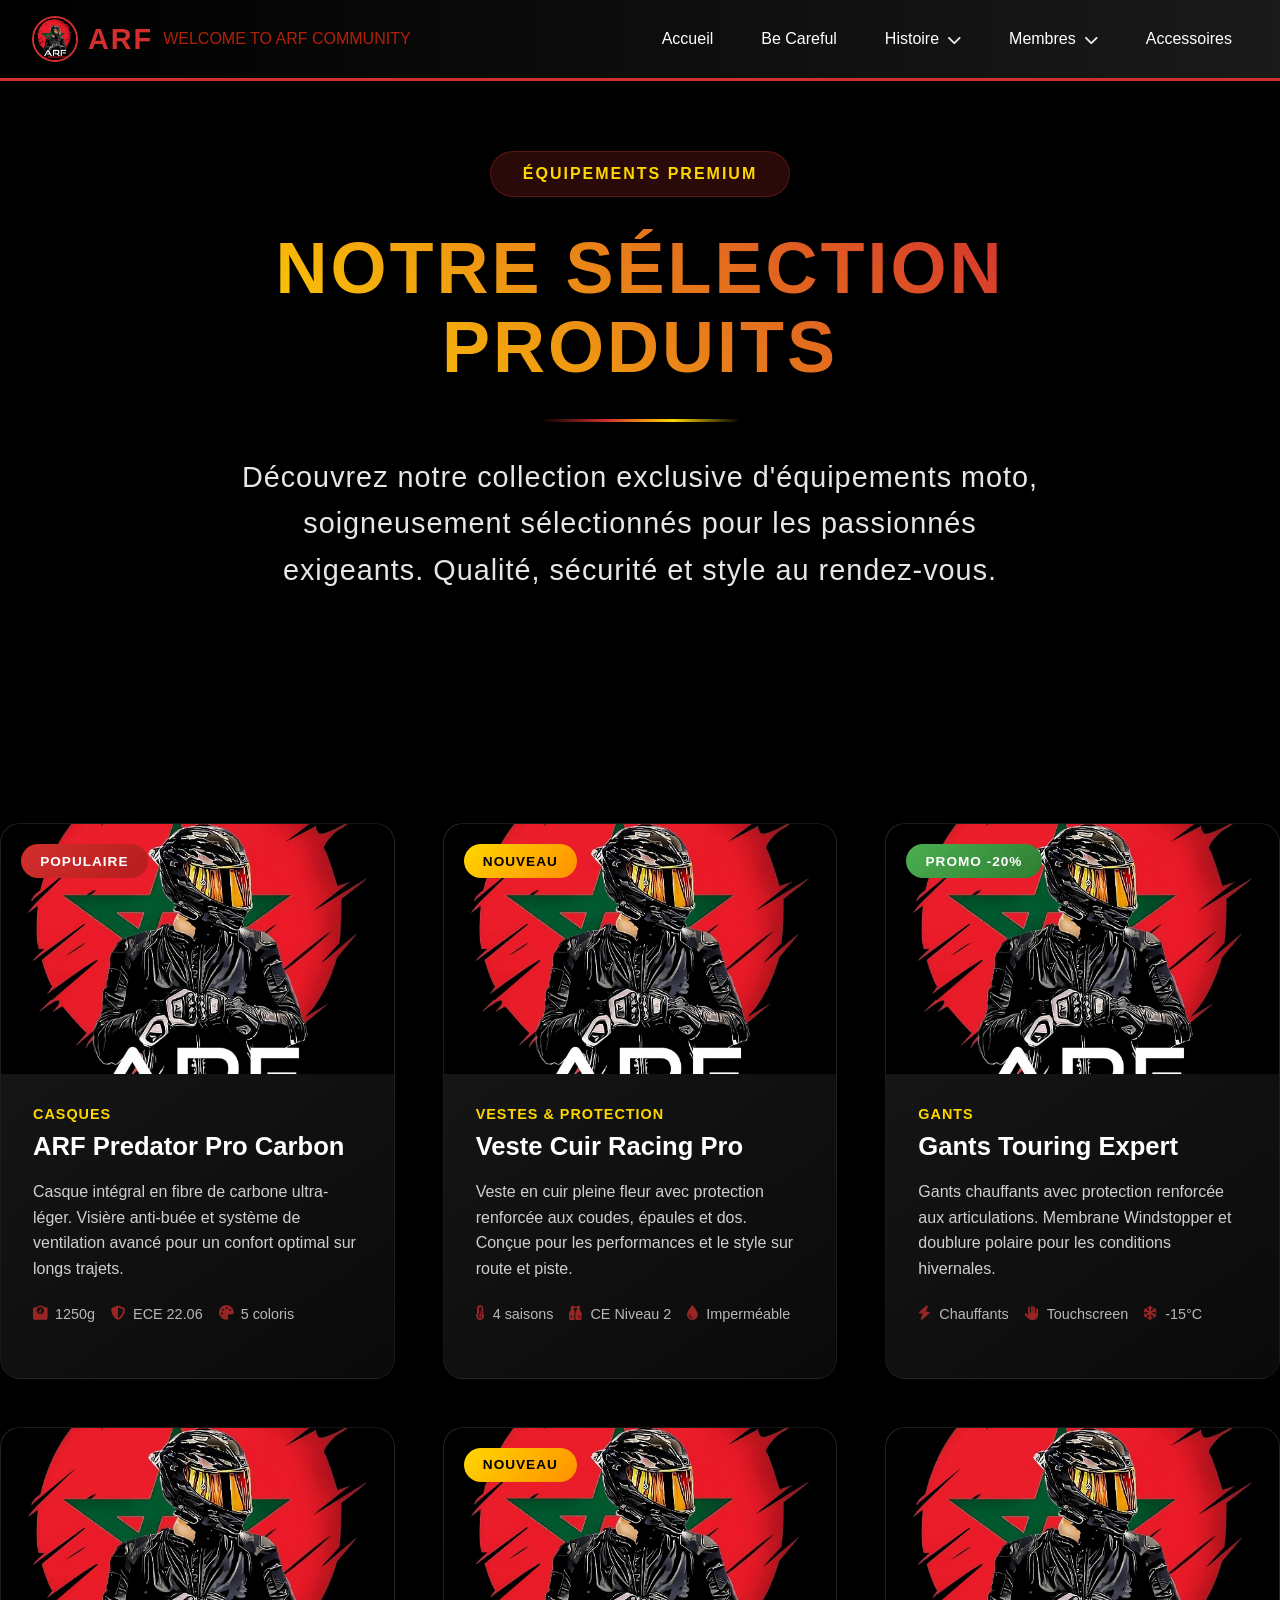
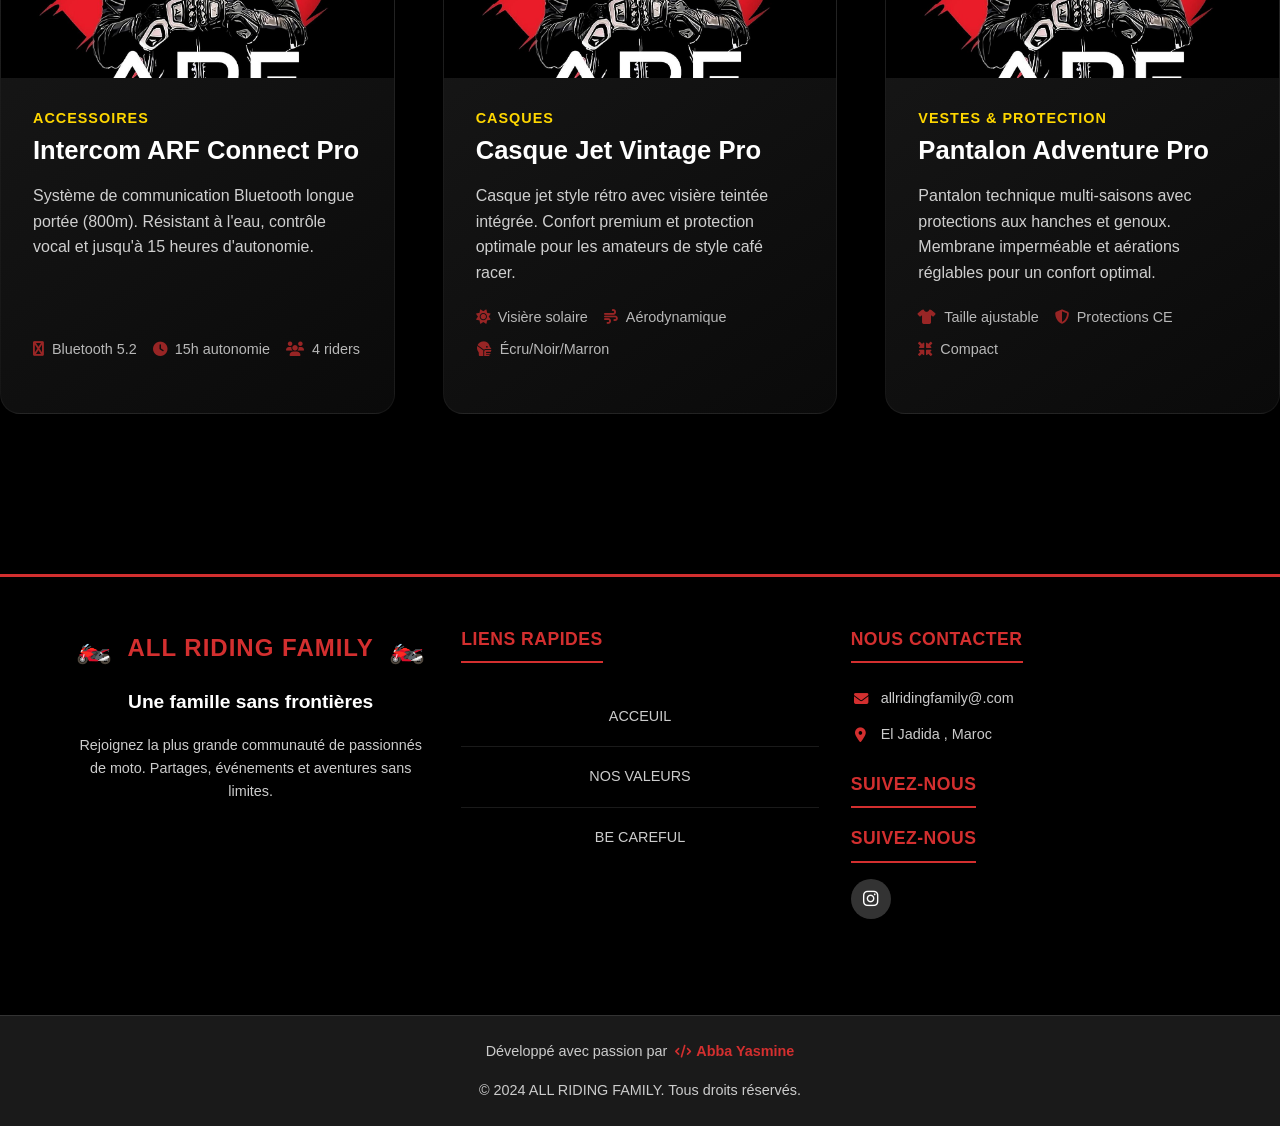
<file: accessoires.html>
<!DOCTYPE html>
<html lang="fr">
<head>
    <meta charset="UTF-8">
    <meta name="viewport" content="width=device-width, initial-scale=1.0">
    <title>ALL RIDING FAMILY - Nos Produits</title>
    <link rel="stylesheet" href="https://cdnjs.cloudflare.com/ajax/libs/font-awesome/6.4.0/css/all.min.css">
    <link rel="stylesheet" href="accesoire.css">
    <link rel="stylesheet" href="header.css">
    <link rel="stylesheet" href="footer.css">
    <link rel="stylesheet" href="style.css">
</head>
<body>
    <!-- Header -->
  <header class="header">
    <div class="logo">
      <div class="logo-title-container">
        <img src="arf.jpeg" alt="All Riding Family Logo" class="logo-image">
        <div class="logo-text">ARF</div>
      </div>
      <h1 style="color: rgba(228, 41, 8, 0.774); font-size:1rem; font-weight:500;">
        WELCOME TO ARF COMMUNITY
      </h1>
    </div>

    <!-- Hamburger -->
    <button class="hamburger" id="hamburger" aria-label="Menu">
      <span class="hamburger-line"></span>
      <span class="hamburger-line"></span>
      <span class="hamburger-line"></span>
    </button>

    <!-- Overlay -->
    <div class="menu-overlay" id="menuOverlay"></div>

    <!-- Navigation -->
    <nav class="nav-menu" id="navMenu">
      <a href="index.html" class="nav-link" data-mobile-close>Accueil</a>
      <a href="DAY.html" class="nav-link" data-mobile-close>Be Careful</a>

      <div class="dropdown" id="dropdownHistoire">
        <a href="#" class="nav-link dropdown-toggle" data-toggle="dropdownHistoire">Histoire</a>
        <div class="dropdown-content">
          <a href="origine.html" data-mobile-close>Les Origines</a>
          <a href="histoir.html" data-mobile-close>Histoire</a>
          <a href="valeur.html" data-mobile-close>Nos Valeurs</a>
        </div>
      </div>

      <div class="dropdown" id="dropdownMembres">
        <a href="#" class="nav-link dropdown-toggle" data-toggle="dropdownMembres">Membres</a>
        <div class="dropdown-content">
          <a href="#" data-mobile-close>Membres Actifs</a>
          <a href="#" data-mobile-close>Rejoindre la Communauté</a>
        </div>
      </div>

      <a href="#" class="nav-link" data-mobile-close>Accessoires</a>
    </nav>
  </header>

    <!-- Hero Section Produits -->
    <section class="products-hero">
        <div class="hero-content">
            <span class="hero-badge">Équipements Premium</span>
            <h1 class="hero-title">NOTRE SÉLECTION PRODUITS</h1>
            <div class="hero-divider"></div>
            <p class="hero-subtitle">
                Découvrez notre collection exclusive d'équipements moto, soigneusement sélectionnés 
                pour les passionnés exigeants. Qualité, sécurité et style au rendez-vous.
            </p>
        </div>
    </section>

    <!-- Grille de Produits -->
    <section class="products-grid-section">
        <div class="container">
            <div class="products-grid">
                <!-- Produit 1 - Casque -->
                <article class="product-card" data-category="casques">
                    <div class="product-badge badge-popular">Populaire</div>
                    <div class="product-image">
                        <img src="arf.jpeg" alt="Casque moto premium">
                    </div>
                    <div class="product-content">
                        <span class="product-category">Casques</span>
                        <h3 class="product-title">ARF Predator Pro Carbon</h3>
                        <p class="product-description">
                            Casque intégral en fibre de carbone ultra-léger. Visière anti-buée et système 
                            de ventilation avancé pour un confort optimal sur longs trajets.
                        </p>
                        <div class="product-specs">
                            <span class="spec-item">
                                <i class="fas fa-weight"></i> 1250g
                            </span>
                            <span class="spec-item">
                                <i class="fas fa-shield-alt"></i> ECE 22.06
                            </span>
                            <span class="spec-item">
                                <i class="fas fa-palette"></i> 5 coloris
                            </span>
                        </div>
                    </div>
                </article>

                <!-- Produit 2 - Veste -->
                <article class="product-card" data-category="vestes">
                    <div class="product-badge badge-new">Nouveau</div>
                    <div class="product-image">
                        <img src="arf.jpeg" alt="Veste moto cuir">
                    </div>
                    <div class="product-content">
                        <span class="product-category">Vestes & Protection</span>
                        <h3 class="product-title">Veste Cuir Racing Pro</h3>
                        <p class="product-description">
                            Veste en cuir pleine fleur avec protection renforcée aux coudes, épaules et dos. 
                            Conçue pour les performances et le style sur route et piste.
                        </p>
                        <div class="product-specs">
                            <span class="spec-item">
                                <i class="fas fa-thermometer-half"></i> 4 saisons
                            </span>
                            <span class="spec-item">
                                <i class="fas fa-vest"></i> CE Niveau 2
                            </span>
                            <span class="spec-item">
                                <i class="fas fa-tint"></i> Imperméable
                            </span>
                        </div>
                    </div>
                </article>

                <!-- Produit 3 - Gants -->
                <article class="product-card" data-category="gants">
                    <div class="product-badge badge-promo">Promo -20%</div>
                    <div class="product-image">
                        <img src="arf.jpeg" alt="Gants moto hiver">
                    </div>
                    <div class="product-content">
                        <span class="product-category">Gants</span>
                        <h3 class="product-title">Gants Touring Expert</h3>
                        <p class="product-description">
                            Gants chauffants avec protection renforcée aux articulations. Membrane 
                            Windstopper et doublure polaire pour les conditions hivernales.
                        </p>
                        <div class="product-specs">
                            <span class="spec-item">
                                <i class="fas fa-bolt"></i> Chauffants
                            </span>
                            <span class="spec-item">
                                <i class="fas fa-hand-paper"></i> Touchscreen
                            </span>
                            <span class="spec-item">
                                <i class="fas fa-snowflake"></i> -15°C
                            </span>
                        </div>
                    </div>
                </article>

                <!-- Produit 4 - Accessoire -->
                <article class="product-card" data-category="accessoires">
                    <div class="product-image">
                        <img src="arf.jpeg" alt="Intercom moto">
                    </div>
                    <div class="product-content">
                        <span class="product-category">Accessoires</span>
                        <h3 class="product-title">Intercom ARF Connect Pro</h3>
                        <p class="product-description">
                            Système de communication Bluetooth longue portée (800m). Résistant à l'eau, 
                            contrôle vocal et jusqu'à 15 heures d'autonomie.
                        </p>
                        <div class="product-specs">
                            <span class="spec-item">
                                <i class="fas fa-bluetooth"></i> Bluetooth 5.2
                            </span>
                            <span class="spec-item">
                                <i class="fas fa-clock"></i> 15h autonomie
                            </span>
                            <span class="spec-item">
                                <i class="fas fa-users"></i> 4 riders
                            </span>
                        </div>
                    </div>
                </article>

                <!-- Produit 5 - Casque Jet -->
                <article class="product-card" data-category="casques">
                    <div class="product-badge badge-new">Nouveau</div>
                    <div class="product-image">
                        <img src="arf.jpeg" alt="Casque jet vintage">
                    </div>
                    <div class="product-content">
                        <span class="product-category">Casques</span>
                        <h3 class="product-title">Casque Jet Vintage Pro</h3>
                        <p class="product-description">
                            Casque jet style rétro avec visière teintée intégrée. Confort premium et 
                            protection optimale pour les amateurs de style café racer.
                        </p>
                        <div class="product-specs">
                            <span class="spec-item">
                                <i class="fas fa-sun"></i> Visière solaire
                            </span>
                            <span class="spec-item">
                                <i class="fas fa-wind"></i> Aérodynamique
                            </span>
                            <span class="spec-item">
                                <i class="fas fa-head-side-mask"></i> Écru/Noir/Marron
                            </span>
                        </div>
                    </div>
                </article>

                <!-- Produit 6 - Pantalon -->
                <article class="product-card" data-category="vestes">
                    <div class="product-image">
                        <img src="arf.jpeg" alt="Pantalon moto">   
                    </div>
                    <div class="product-content">
                        <span class="product-category">Vestes & Protection</span>
                        <h3 class="product-title">Pantalon Adventure Pro</h3>
                        <p class="product-description">
                            Pantalon technique multi-saisons avec protections aux hanches et genoux. 
                            Membrane imperméable et aérations réglables pour un confort optimal.
                        </p>
                        <div class="product-specs">
                            <span class="spec-item">
                                <i class="fas fa-tshirt"></i> Taille ajustable
                            </span>
                            <span class="spec-item">
                                <i class="fas fa-shield-alt"></i> Protections CE
                            </span>
                            <span class="spec-item">
                                <i class="fas fa-compress-arrows-alt"></i> Compact
                            </span>
                        </div>
                    </div>
                </article>
            </div>
        </div>
    </section>

    <!-- Footer Simple -->
<footer class="footer">
    <div class="footer-content">
        <!-- Section Logo et description -->
        <div class="footer-section">
            <div class="footer-brand">
                <span class="moto-icon">🏍️</span>
                <h3>ALL RIDING FAMILY</h3>
                <span class="moto-icon">🏍️</span>
            </div>
            <p class="footer-motto">Une famille sans frontières</p>
            <p class="footer-description">
                Rejoignez la plus grande communauté de passionnés de moto. 
                Partages, événements et aventures sans limites.
            </p>
        </div>

        <!-- Liens rapides -->
        <div class="footer-section">
            <h4>Liens Rapides</h4>
            <ul class="footer-links">
                <ul class="footer-links">
                    <li><a href="index.html">ACCEUIL</a></li>
                    <li><a href="valeur.html">NOS VALEURS</a></li>
                    <li><a href="DAY.html">BE CAREFUL</a></li>
                </ul>
            </ul>
        </div>

        <!-- Contact et réseaux -->
        <div class="footer-section">
            <h4>Nous Contacter</h4>
            <div class="contact-info">
                <p><i class="fas fa-envelope"></i> allridingfamily@.com</p>
                <p><i class="fas fa-map-marker-alt"></i> El Jadida , Maroc</p>
            </div>
            
            <div class="social-media">
                <h4>Suivez-nous</h4>
                <div class="social-media">
                    <h4>Suivez-nous</h4>
                    <div class="social-icons">
                        <a href="https://www.instagram.com/all_riding_family/" target="_blank" aria-label="Instagram">
                            <i class="fab fa-instagram"></i>
                        </a>
                    </div>
                </div>
            </div>
        </div>
    </div>
    
    <!-- Section Footer Bottom - AJOUTÉE -->
    <div class="footer-bottom">
        <div class="footer-bottom-content">
            <div class="footer-credits">
                <span>Développé avec passion par</span>
                <a href="https://www.instagram.com/yasmi._.ne.ab/" target="_blank" class="developer-link">
                    <i class="fas fa-code"></i>
                    Abba Yasmine
                </a>
            </div>
            <p>&copy; 2024 ALL RIDING FAMILY. Tous droits réservés.</p>
        </div>
    </div>
</footer>

    <script>
        // Filtrage des produits
        document.addEventListener('DOMContentLoaded', function() {
            const filterButtons = document.querySelectorAll('.filter-btn');
            const productCards = document.querySelectorAll('.product-card');

            filterButtons.forEach(button => {
                button.addEventListener('click', function() {
                    // Retirer la classe active de tous les boutons
                    filterButtons.forEach(btn => btn.classList.remove('active'));
                    // Ajouter la classe active au bouton cliqué
                    this.classList.add('active');
                    
                    const filterValue = this.getAttribute('data-filter');
                    
                    // Filtrer les produits
                    productCards.forEach(card => {
                        if (filterValue === 'all') {
                            card.style.display = 'block';
                            setTimeout(() => {
                                card.style.opacity = '1';
                                card.style.transform = 'translateY(0)';
                            }, 10);
                        } else {
                            if (card.getAttribute('data-category') === filterValue) {
                                card.style.display = 'block';
                                setTimeout(() => {
                                    card.style.opacity = '1';
                                    card.style.transform = 'translateY(0)';
                                }, 10);
                            } else {
                                card.style.opacity = '0';
                                card.style.transform = 'translateY(20px)';
                                setTimeout(() => {
                                    card.style.display = 'none';
                                }, 300);
                            }
                        }
                    });
                });
            });

            // Vue rapide
            const quickViewButtons = document.querySelectorAll('.quick-view');
            quickViewButtons.forEach(button => {
                button.addEventListener('click', function(e) {
                    e.stopPropagation();
                    const productCard = this.closest('.product-card');
                    const productName = productCard.querySelector('.product-title').textContent;
                    alert(`Vue rapide: ${productName}\n\nFonctionnalité complète à implémenter avec une modale.`);
                });
            });

            // Animation au scroll
            const observerOptions = {
                threshold: 0.1,
                rootMargin: '0px 0px -50px 0px'
            };

            const observer = new IntersectionObserver((entries) => {
                entries.forEach(entry => {
                    if (entry.isIntersecting) {
                        entry.target.style.animation = 'fadeInUp 0.6s ease-out forwards';
                    }
                });
            }, observerOptions);

            // Observer les cartes produit et les features
            document.querySelectorAll('.product-card, .feature-item').forEach(el => {
                observer.observe(el);
            });

            // Retour en haut
            const backToTop = document.querySelector('.back-to-top');
            backToTop.addEventListener('click', function(e) {
                e.preventDefault();
                window.scrollTo({
                    top: 0,
                    behavior: 'smooth'
                });
            });

            // Ajouter l'animation slideOut
            const style = document.createElement('style');
            style.textContent = `
                @keyframes slideIn {
                    from {
                        transform: translateX(100%);
                        opacity: 0;
                    }
                    to {
                        transform: translateX(0);
                        opacity: 1;
                    }
                }
                
                @keyframes slideOut {
                    from {
                        transform: translateX(0);
                        opacity: 1;
                    }
                    to {
                        transform: translateX(100%);
                        opacity: 0;
                    }
                }
            `;
            document.head.appendChild(style);
        });

        // Variables globales
        const hamburger = document.getElementById('hamburger');
        const navMenu = document.getElementById('navMenu');
        const menuOverlay = document.getElementById('menuOverlay');
        
        // Fonction pour ouvrir/fermer le menu mobile
        function toggleMobileMenu() {
            hamburger.classList.toggle('active');
            navMenu.classList.toggle('active');
            menuOverlay.classList.toggle('active');
            
            // Empêche le défilement du body quand le menu est ouvert
            if (navMenu.classList.contains('active')) {
                document.body.style.overflow = 'hidden';
            } else {
                document.body.style.overflow = 'auto';
            }
        }
        
        // Fonction pour fermer le menu mobile
        function closeMobileMenu() {
            hamburger.classList.remove('active');
            navMenu.classList.remove('active');
            menuOverlay.classList.remove('active');
            document.body.style.overflow = 'auto';
            
            // Fermer tous les dropdowns
            const dropdowns = document.querySelectorAll('.dropdown');
            dropdowns.forEach(dropdown => {
                dropdown.classList.remove('active');
            });
        }
        
        // Fonction pour toggle les dropdowns sur mobile
        function toggleDropdown(dropdownId) {
            if (window.innerWidth <= 768) {
                event.preventDefault();
                const dropdown = document.getElementById(dropdownId);
                dropdown.classList.toggle('active');
            }
        }
        
        // Événements
        hamburger.addEventListener('click', toggleMobileMenu);
        menuOverlay.addEventListener('click', closeMobileMenu);
        
        // Fermer le menu en cliquant sur un lien (pour mobile)
        const navLinks = document.querySelectorAll('.nav-link');
        navLinks.forEach(link => {
            if (link.getAttribute('href') !== '#') {
                link.addEventListener('click', function() {
                    if (window.innerWidth <= 768) {
                        // Ne pas fermer si c'est un toggle de dropdown
                        if (!this.classList.contains('dropdown-toggle')) {
                            closeMobileMenu();
                        }
                    }
                });
            }
        });
        
        // Fermer le menu si la fenêtre est redimensionnée au-dessus de 768px
        window.addEventListener('resize', function() {
            if (window.innerWidth > 768) {
                closeMobileMenu();
            }
        });
        
        // Gérer les dropdowns sur desktop (hover) et mobile (click)
        const dropdowns = document.querySelectorAll('.dropdown');
        dropdowns.forEach(dropdown => {
            // Desktop: hover
            dropdown.addEventListener('mouseenter', function() {
                if (window.innerWidth > 768) {
                    this.classList.add('active');
                }
            });
            
            dropdown.addEventListener('mouseleave', function() {
                if (window.innerWidth > 768) {
                    this.classList.remove('active');
                }
            });
        });

           // Animation simple au scroll
           document.addEventListener('DOMContentLoaded', function() {
               // Animation pour les éléments qui apparaissent au scroll
               const observer = new IntersectionObserver((entries) => {
                   entries.forEach(entry => {
                       if (entry.isIntersecting) {
                           entry.target.classList.add('animate-pop');
                       }
                   });
               }, {
                   threshold: 0.1
               });
   
               // Observer tous les éléments à animer
               document.querySelectorAll('.feature-item, .cta-content').forEach(el => {
                   observer.observe(el);
               });
   
               // Effet de parallaxe simple
               window.addEventListener('scroll', function() {
                   const scrolled = window.pageYOffset;
                   const hero = document.querySelector('.hero-minimal');
                   hero.style.backgroundPosition = `center ${scrolled * 0.5}px`;
               });
   
               // Smooth scroll pour les ancres
               document.querySelectorAll('a[href^="#"]').forEach(anchor => {
                   anchor.addEventListener('click', function(e) {
                       e.preventDefault();
                       const targetId = this.getAttribute('href');
                       if (targetId !== '#') {
                           const targetElement = document.querySelector(targetId);
                           if (targetElement) {
                               window.scrollTo({
                                   top: targetElement.offsetTop - 80,
                                   behavior: 'smooth'
                               });
                           }
                       }
                   });
               });
           });
    </script>
</body>
</html>
</file>
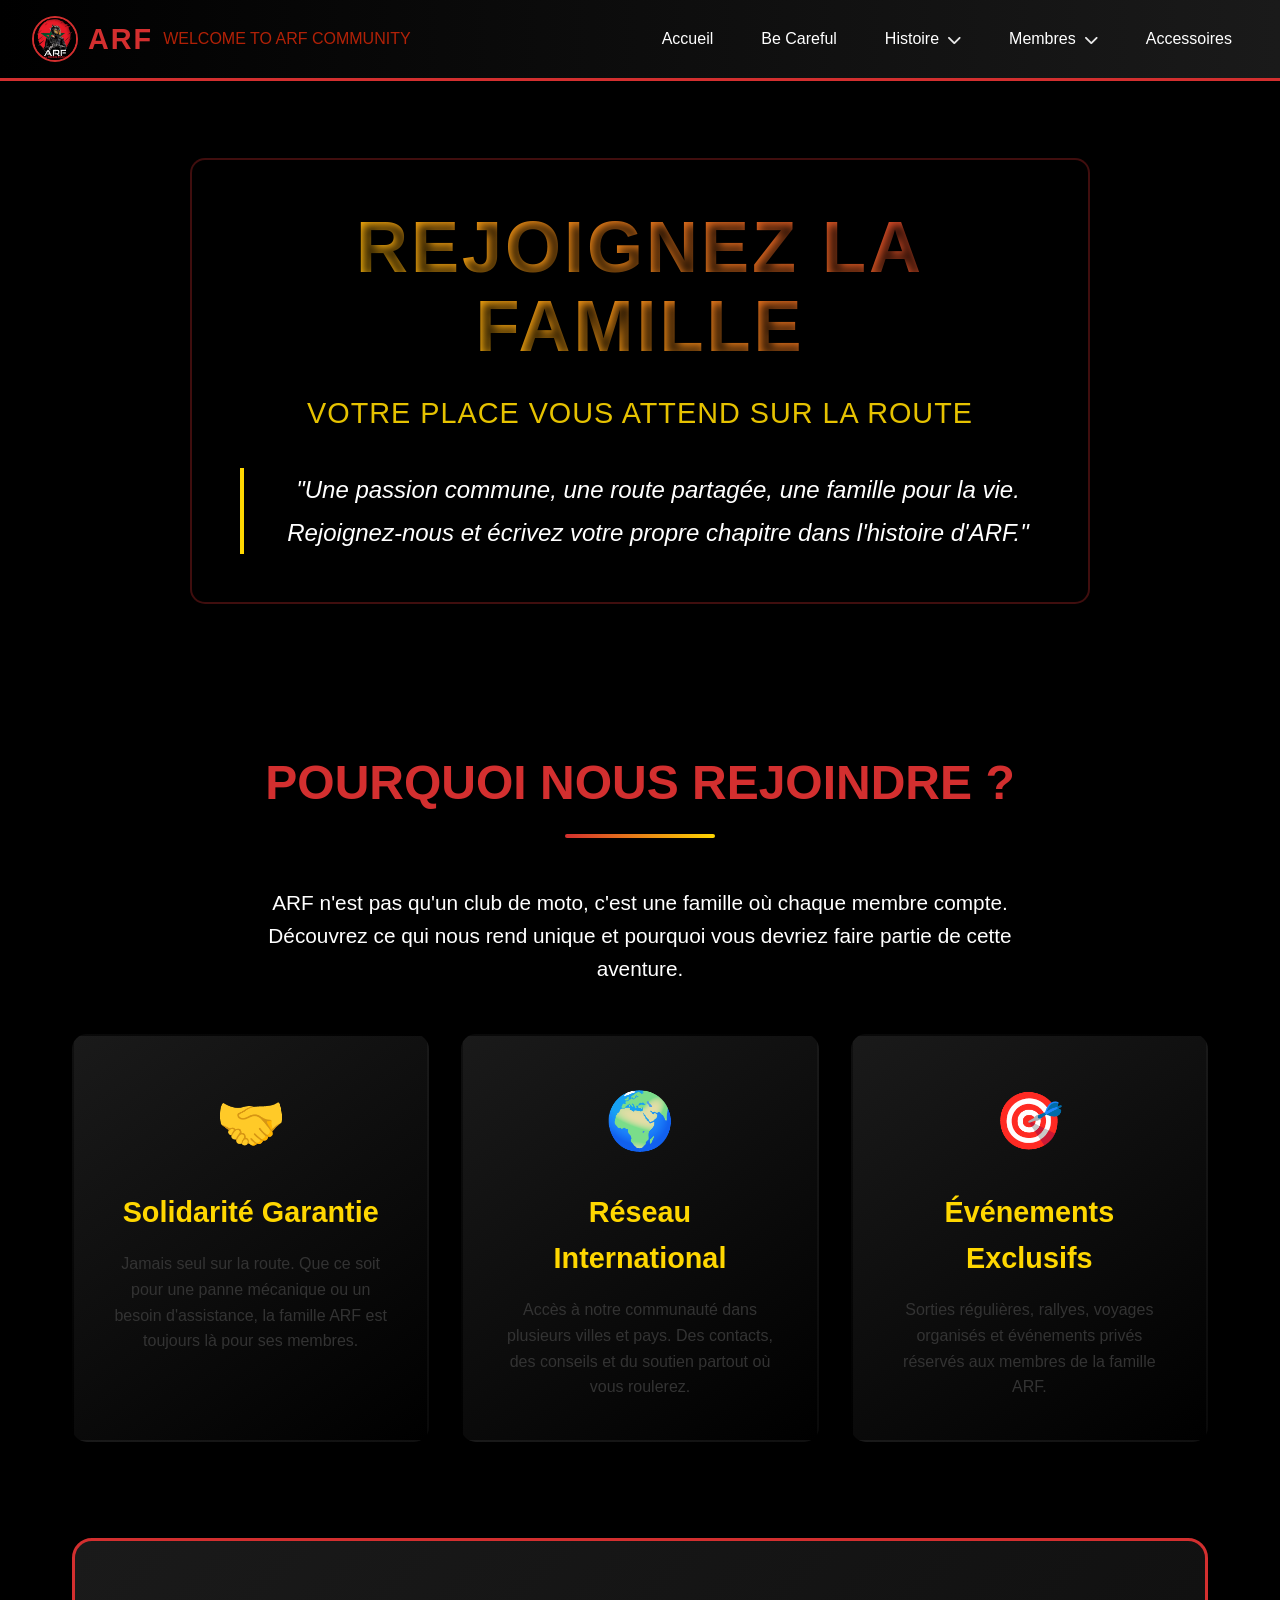
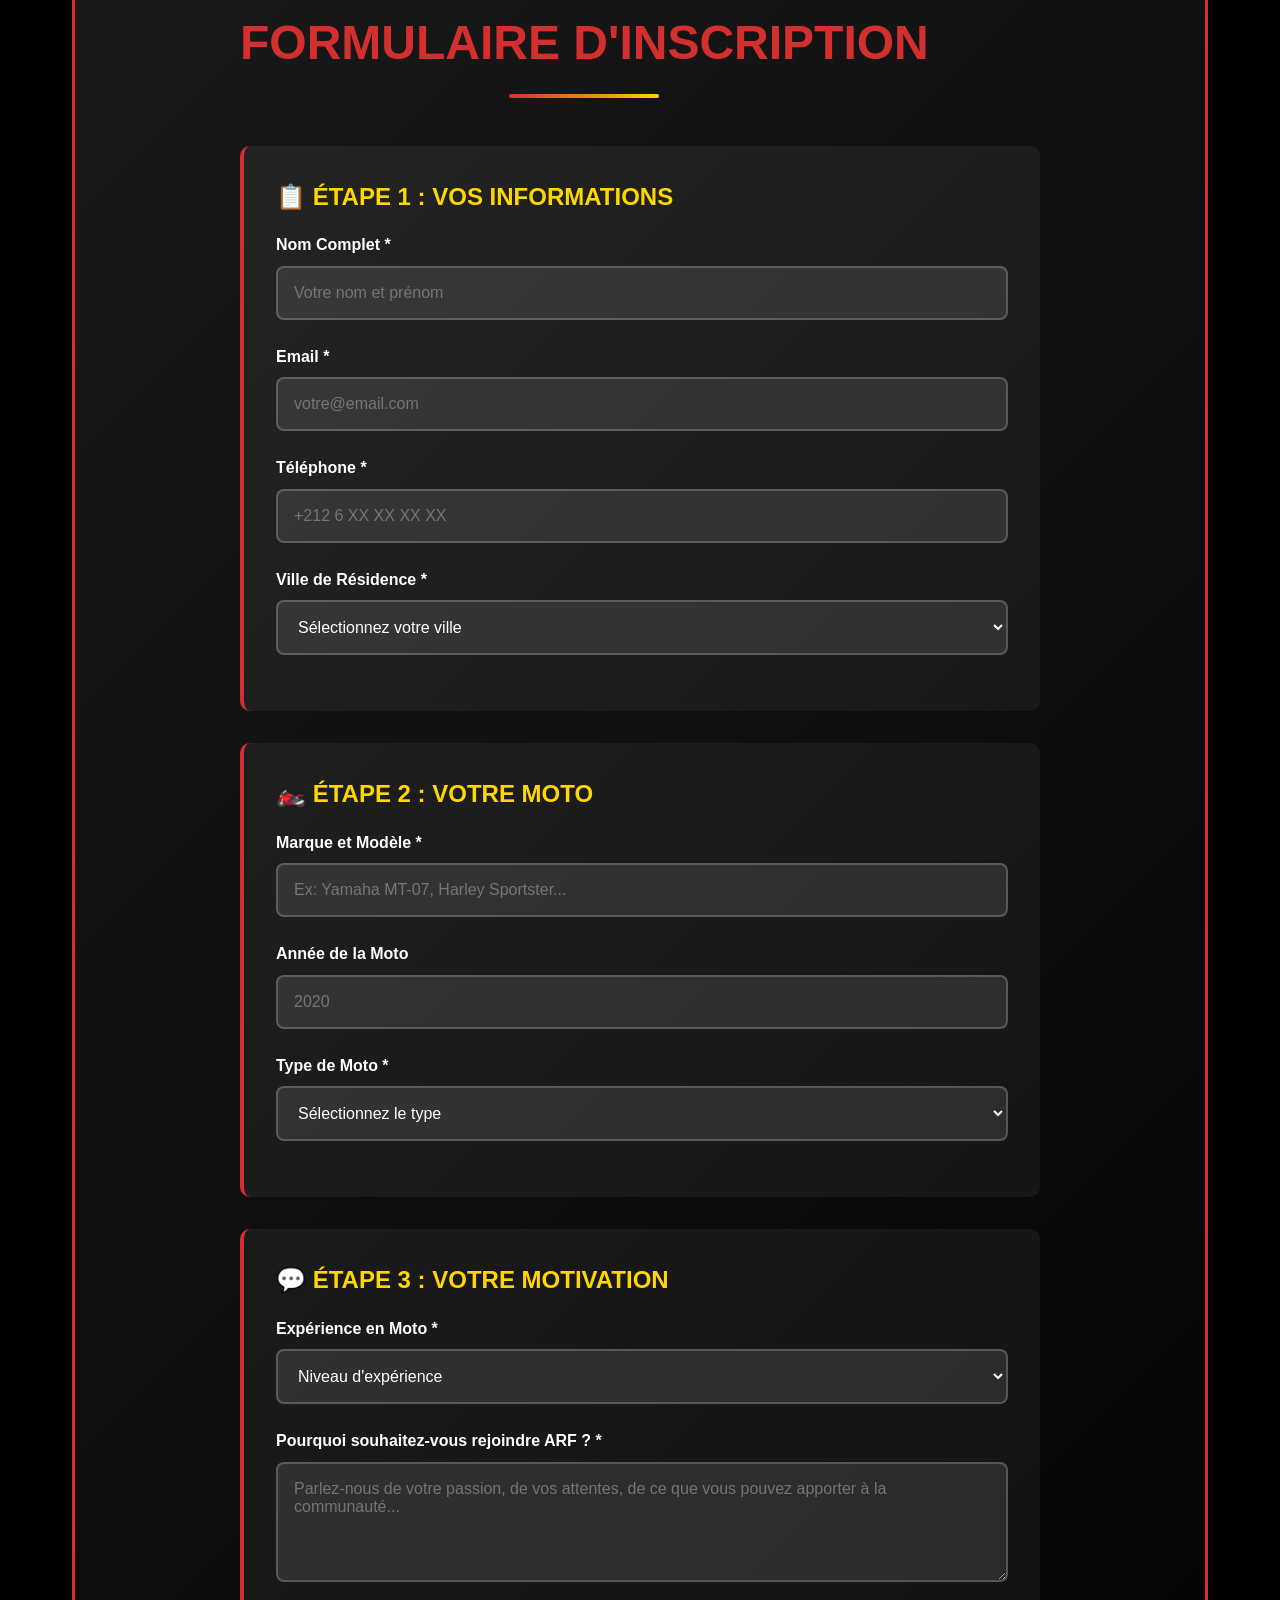
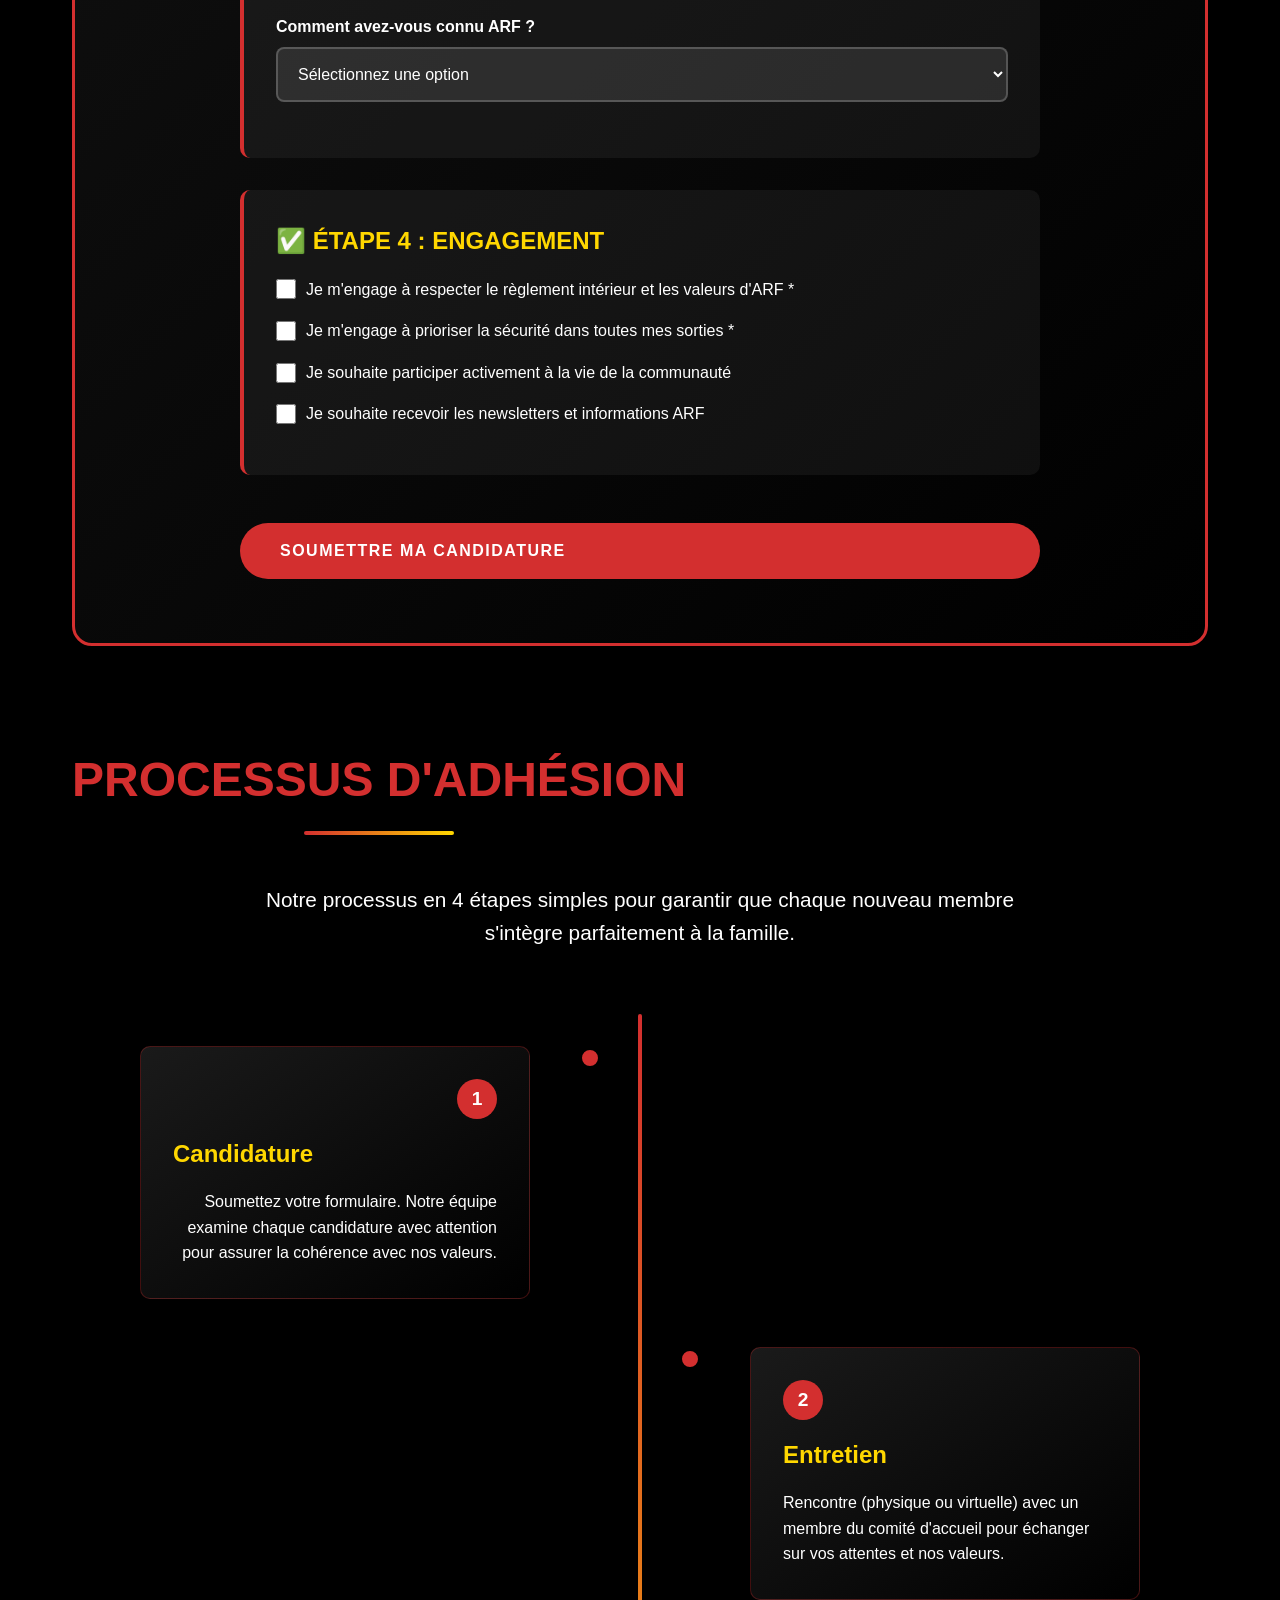
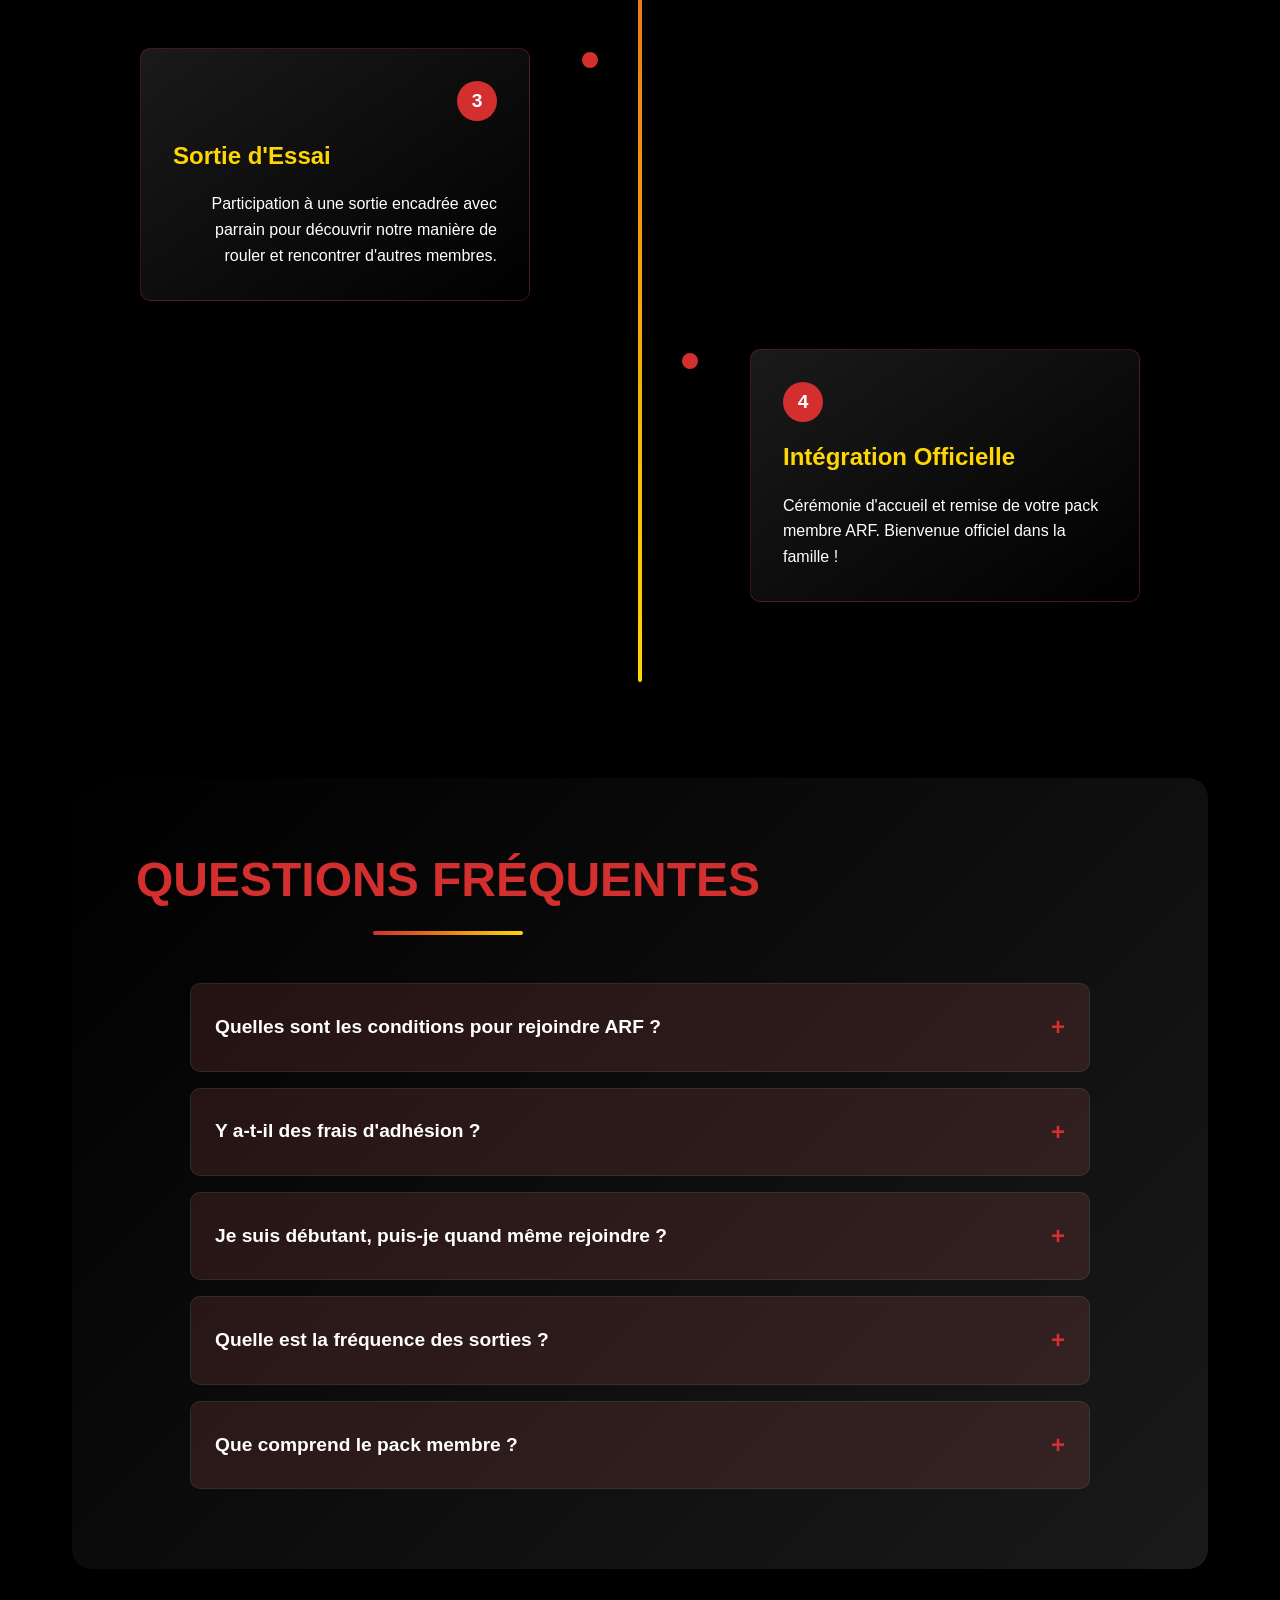
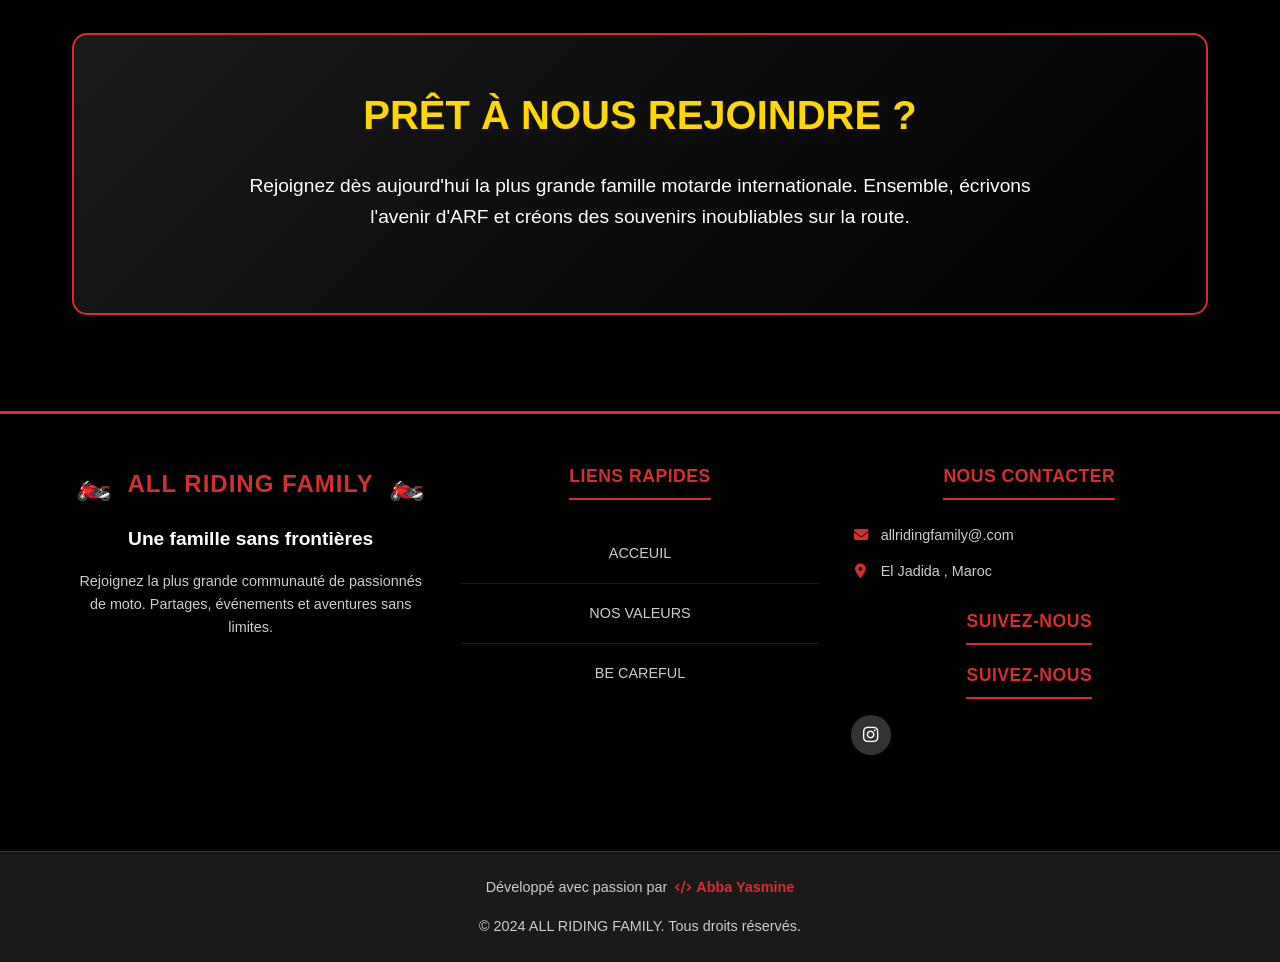
<file: rejoindre.html>
<!DOCTYPE html>
<html lang="fr">
<head>
    <meta charset="UTF-8">
    <meta name="viewport" content="width=device-width, initial-scale=1.0">
    <title>Rejoindre ARF - ALL RIDING FAMILY</title>
    <link rel="stylesheet" href="header.css">
    <link rel="stylesheet" href="rejoindre.css">
    <link rel="stylesheet" href="https://cdnjs.cloudflare.com/ajax/libs/font-awesome/6.4.0/css/all.min.css">
    <link rel="stylesheet" href="footer.css">
    <link rel="stylesheet" href="style.css">
</head>
<body>
    <!-- Header -->
    <header class="header">
      <div class="logo">
        <div class="logo-title-container">
          <img src="arf.jpeg" alt="All Riding Family Logo" class="logo-image">
          <div class="logo-text">ARF</div>
        </div>
        <h1 style="color: rgba(228, 41, 8, 0.774); font-size:1rem; font-weight:500;">
          WELCOME TO ARF COMMUNITY
        </h1>
      </div>
  
      <!-- Hamburger -->
      <button class="hamburger" id="hamburger" aria-label="Menu">
        <span class="hamburger-line"></span>
        <span class="hamburger-line"></span>
        <span class="hamburger-line"></span>
      </button>
  
      <!-- Overlay -->
      <div class="menu-overlay" id="menuOverlay"></div>
  
      <!-- Navigation -->
      <nav class="nav-menu" id="navMenu">
        <a href="index.html" class="nav-link" data-mobile-close>Accueil</a>
        <a href="DAY.html" class="nav-link" data-mobile-close>Be Careful</a>    

        <div class="dropdown" id="dropdownHistoire">
          <a href="#" class="nav-link dropdown-toggle" data-toggle="dropdownHistoire">Histoire</a>
          <div class="dropdown-content">
            <a href="origine.html" data-mobile-close>Les Origines</a>
            <a href="histoir.html" data-mobile-close>Histoire</a>
            <a href="valeur.html" data-mobile-close>Nos Valeurs</a>
          </div>
        </div>
  
        <div class="dropdown" id="dropdownMembres">
            <a href="#" class="nav-link dropdown-toggle" data-toggle="dropdownMembres">Membres</a>
            <div class="dropdown-content">
              <a href="#" data-mobile-close>Membres Actifs</a>
              <a href="#" data-mobile-close>Rejoindre la Communauté</a>
            </div>
          </div>
    
          
          <a href="#" class="nav-link" data-mobile-close>Accessoires</a>
        </nav>
    </header>
    <!-- Hero Section -->
    <section class="hero-rejoindre">
        <div class="hero-content">
            <h1 class="hero-title">REJOIGNEZ LA FAMILLE</h1>
            <p class="hero-subtitle">Votre place vous attend sur la route</p>
            <p class="hero-quote">
                "Une passion commune, une route partagée, une famille pour la vie. 
                Rejoignez-nous et écrivez votre propre chapitre dans l'histoire d'ARF."
            </p>
        </div>
    </section>

    <!-- Main Content -->
    <main class="rejoindre-container">
        <!-- Section Pourquoi Rejoindre -->
        <section class="pourquoi-section">
            <h2 class="section-title">POURQUOI NOUS REJOINDRE ?</h2>
            <p class="section-subtitle" style="color: var(--blanc); max-width: 800px; margin: 0 auto 3rem; font-size: 1.3rem;">
                ARF n'est pas qu'un club de moto, c'est une famille où chaque membre compte. 
                Découvrez ce qui nous rend unique et pourquoi vous devriez faire partie de cette aventure.
            </p>

            <div class="avantages-grid">
                <!-- Avantage 1 -->
                <div class="avantage-card">
                    <div class="avantage-icon">🤝</div>
                    <h3 class="avantage-title">Solidarité Garantie</h3>
                    <p style="color: var(--gris-clair);">
                        Jamais seul sur la route. Que ce soit pour une panne mécanique ou un besoin d'assistance, 
                        la famille ARF est toujours là pour ses membres.
                    </p>
                </div>

                <!-- Avantage 2 -->
                <div class="avantage-card">
                    <div class="avantage-icon">🌍</div>
                    <h3 class="avantage-title">Réseau International</h3>
                    <p style="color: var(--gris-clair);">
                        Accès à notre communauté dans plusieurs villes et pays. Des contacts, 
                        des conseils et du soutien partout où vous roulerez.
                    </p>
                </div>

                <!-- Avantage 3 -->
                <div class="avantage-card">
                    <div class="avantage-icon">🎯</div>
                    <h3 class="avantage-title">Événements Exclusifs</h3>
                    <p style="color: var(--gris-clair);">
                        Sorties régulières, rallyes, voyages organisés et événements privés 
                        réservés aux membres de la famille ARF.
                    </p>
                </div>
            </div>
        </section>

        <!-- Formulaire d'Inscription -->
        <section class="formulaire-section">
            <div class="form-container">
                <h2 class="section-title" style="text-align: center; margin-bottom: 3rem;">FORMULAIRE D'INSCRIPTION</h2>
                
                <form id="inscription-form">
                    <!-- Étape 1 : Informations Personnelles -->
                    <div class="form-step">
                        <h3 class="step-title">📋 ÉTAPE 1 : VOS INFORMATIONS</h3>
                        
                        <div class="form-group">
                            <label class="form-label">Nom Complet *</label>
                            <input type="text" class="form-input" placeholder="Votre nom et prénom" required>
                        </div>

                        <div class="form-group">
                            <label class="form-label">Email *</label>
                            <input type="email" class="form-input" placeholder="votre@email.com" required>
                        </div>

                        <div class="form-group">
                            <label class="form-label">Téléphone *</label>
                            <input type="tel" class="form-input" placeholder="+212 6 XX XX XX XX" required>
                        </div>

                        <div class="form-group">
                            <label class="form-label">Ville de Résidence *</label>
                            <select class="form-select" required>
                                <option value="">Sélectionnez votre ville</option>
                                <option value="el-jadida">El Jadida</option>
                                <option value="casablanca">Casablanca</option>
                                <option value="paris">Paris</option>
                                <option value="autre">Autre</option>
                            </select>
                        </div>
                    </div>

                    <!-- Étape 2 : Informations Moto -->
                    <div class="form-step">
                        <h3 class="step-title">🏍️ ÉTAPE 2 : VOTRE MOTO</h3>
                        
                        <div class="form-group">
                            <label class="form-label">Marque et Modèle *</label>
                            <input type="text" class="form-input" placeholder="Ex: Yamaha MT-07, Harley Sportster..." required>
                        </div>

                        <div class="form-group">
                            <label class="form-label">Année de la Moto</label>
                            <input type="number" class="form-input" placeholder="2020" min="1980" max="2024">
                        </div>

                        <div class="form-group">
                            <label class="form-label">Type de Moto *</label>
                            <select class="form-select" required>
                                <option value="">Sélectionnez le type</option>
                                <option value="roadster">Roadster/Naked</option>
                                <option value="custom">Custom/Cruiser</option>
                                <option value="sportive">Sportive</option>
                                <option value="trail">Trail/Adventure</option>
                                <option value="scooter">Scooter</option>
                                <option value="autre">Autre</option>
                            </select>
                        </div>
                    </div>

                    <!-- Étape 3 : Motivation -->
                    <div class="form-step">
                        <h3 class="step-title">💬 ÉTAPE 3 : VOTRE MOTIVATION</h3>
                        
                        <div class="form-group">
                            <label class="form-label">Expérience en Moto *</label>
                            <select class="form-select" required>
                                <option value="">Niveau d'expérience</option>
                                <option value="debutant">Débutant (moins de 1 an)</option>
                                <option value="intermediaire">Intermédiaire (1-3 ans)</option>
                                <option value="confirme">Confirmé (3-5 ans)</option>
                                <option value="expert">Expert (plus de 5 ans)</option>
                            </select>
                        </div>

                        <div class="form-group">
                            <label class="form-label">Pourquoi souhaitez-vous rejoindre ARF ? *</label>
                            <textarea class="form-textarea" placeholder="Parlez-nous de votre passion, de vos attentes, de ce que vous pouvez apporter à la communauté..." required></textarea>
                        </div>

                        <div class="form-group">
                            <label class="form-label">Comment avez-vous connu ARF ?</label>
                            <select class="form-select">
                                <option value="">Sélectionnez une option</option>
                                <option value="ami">Par un ami membre</option>
                                <option value="reseaux">Réseaux sociaux</option>
                                <option value="evenement">Lors d'un événement</option>
                                <option value="site">Site internet</option>
                                <option value="autre">Autre</option>
                            </select>
                        </div>
                    </div>

                    <!-- Étape 4 : Engagement -->
                    <div class="form-step">
                        <h3 class="step-title">✅ ÉTAPE 4 : ENGAGEMENT</h3>
                        
                        <div class="checkbox-group">
                            <input type="checkbox" class="form-checkbox" id="reglement" required>
                            <label for="reglement" style="color: var(--blanc);">
                                Je m'engage à respecter le règlement intérieur et les valeurs d'ARF *
                            </label>
                        </div>

                        <div class="checkbox-group">
                            <input type="checkbox" class="form-checkbox" id="securite" required>
                            <label for="securite" style="color: var(--blanc);">
                                Je m'engage à prioriser la sécurité dans toutes mes sorties *
                            </label>
                        </div>

                        <div class="checkbox-group">
                            <input type="checkbox" class="form-checkbox" id="participation">
                            <label for="participation" style="color: var(--blanc);">
                                Je souhaite participer activement à la vie de la communauté
                            </label>
                        </div>

                        <div class="checkbox-group">
                            <input type="checkbox" class="form-checkbox" id="newsletter">
                            <label for="newsletter" style="color: var(--blanc);">
                                Je souhaite recevoir les newsletters et informations ARF
                            </label>
                        </div>
                    </div>

                    <!-- Bouton Soumission -->
                    <button type="submit" class="btn">
                        SOUMETTRE MA CANDIDATURE
                    </button>
                </form>
            </div>
        </section>

        <!-- Processus d'Adhésion -->
        <section class="processus-section">
            <h2 class="section-title">PROCESSUS D'ADHÉSION</h2>
            <p class="section-subtitle" style="color: var(--blanc); max-width: 800px; margin: 0 auto 3rem; font-size: 1.3rem; text-align: center;">
                Notre processus en 4 étapes simples pour garantir que chaque nouveau membre s'intègre parfaitement à la famille.
            </p>

            <div class="processus-timeline">
                <!-- Étape 1 -->
                <div class="processus-step">
                    <div class="processus-dot"></div>
                    <div class="step-content">
                        <div class="step-number">1</div>
                        <h3 class="step-title">Candidature</h3>
                        <p style="color: var(--blanc);">
                            Soumettez votre formulaire. Notre équipe examine chaque candidature 
                            avec attention pour assurer la cohérence avec nos valeurs.
                        </p>
                    </div>
                </div>

                <!-- Étape 2 -->
                <div class="processus-step">
                    <div class="processus-dot"></div>
                    <div class="step-content">
                        <div class="step-number">2</div>
                        <h3 class="step-title">Entretien</h3>
                        <p style="color: var(--blanc);">
                            Rencontre (physique ou virtuelle) avec un membre du comité d'accueil 
                            pour échanger sur vos attentes et nos valeurs.
                        </p>
                    </div>
                </div>

                <!-- Étape 3 -->
                <div class="processus-step">
                    <div class="processus-dot"></div>
                    <div class="step-content">
                        <div class="step-number">3</div>
                        <h3 class="step-title">Sortie d'Essai</h3>
                        <p style="color: var(--blanc);">
                            Participation à une sortie encadrée avec parrain pour découvrir 
                            notre manière de rouler et rencontrer d'autres membres.
                        </p>
                    </div>
                </div>

                <!-- Étape 4 -->
                <div class="processus-step">
                    <div class="processus-dot"></div>
                    <div class="step-content">
                        <div class="step-number">4</div>
                        <h3 class="step-title">Intégration Officielle</h3>
                        <p style="color: var(--blanc);">
                            Cérémonie d'accueil et remise de votre pack membre ARF. 
                            Bienvenue officiel dans la famille !
                        </p>
                    </div>
                </div>
            </div>
        </section>

        <!-- FAQ -->
        <section class="faq-section">
            <h2 class="section-title" style="text-align: center;">QUESTIONS FRÉQUENTES</h2>
            
            <div class="faq-container">
                <!-- Question 1 -->
                <div class="faq-item">
                    <div class="faq-question">
                        Quelles sont les conditions pour rejoindre ARF ?
                        <span class="faq-toggle">+</span>
                    </div>
                    <div class="faq-answer">
                        <p>Les principales conditions sont : être majeur, posséder une moto en règle, 
                        avoir son permis moto valide, adhérer à nos valeurs, et être prêt à s'engager 
                        activement dans la communauté.</p>
                    </div>
                </div>

                <!-- Question 2 -->
                <div class="faq-item">
                    <div class="faq-question">
                        Y a-t-il des frais d'adhésion ?
                        <span class="faq-toggle">+</span>
                    </div>
                    <div class="faq-answer">
                        <p>Oui, une cotisation annuelle de 500 MAD est demandée pour couvrir les frais 
                        d'organisation, l'assurance groupe, et les goodies membres. Cette cotisation 
                        donne accès à tous les avantages et événements ARF.</p>
                    </div>
                </div>

                <!-- Question 3 -->
                <div class="faq-item">
                    <div class="faq-question">
                        Je suis débutant, puis-je quand même rejoindre ?
                        <span class="faq-toggle">+</span>
                    </div>
                    <div class="faq-answer">
                        <p>Absolument ! Nous accueillons les motards de tous niveaux. Les débutants 
                        bénéficient d'un parrainage spécial et de sorties adaptées pour progresser 
                        en toute sécurité.</p>
                    </div>
                </div>

                <!-- Question 4 -->
                <div class="faq-item">
                    <div class="faq-question">
                        Quelle est la fréquence des sorties ?
                        <span class="faq-toggle">+</span>
                    </div>
                    <div class="faq-answer">
                        <p>Nous organisons des sorties hebdomadaires (le week-end), des événements 
                        mensuels spéciaux, et 2-3 grands voyages par an. La participation est 
                        toujours facultative selon vos disponibilités.</p>
                    </div>
                </div>

                <!-- Question 5 -->
                <div class="faq-item">
                    <div class="faq-question">
                        Que comprend le pack membre ?
                        <span class="faq-toggle">+</span>
                    </div>
                    <div class="faq-answer">
                        <p>Le pack membre comprend : un écusson ARF personnalisé, un t-shirt officiel, 
                        une carte de membre, des autocollants, des réductions chez nos partenaires, 
                        et l'accès à notre groupe privé.</p>
                    </div>
                </div>
            </div>
        </section>

        <!-- Call to Action Final -->
        <div style="text-align: center; margin-top: 4rem; padding: 3rem; background: linear-gradient(135deg, var(--gris-fonce), transparent); border-radius: 15px; border: 2px solid var(--rouge);">
            <h2 style="color: var(--or); font-size: 2.5rem; margin-bottom: 1.5rem;">PRÊT À NOUS REJOINDRE ?</h2>
            <p style="color: var(--blanc); font-size: 1.2rem; max-width: 800px; margin: 0 auto 2rem;">
                Rejoignez dès aujourd'hui la plus grande famille motarde internationale. 
                Ensemble, écrivons l'avenir d'ARF et créons des souvenirs inoubliables sur la route.
            </p>
        </div>
    </main>

    <!-- Footer Simple -->
<footer class="footer">
    <div class="footer-content">
        <!-- Section Logo et description -->
        <div class="footer-section">
            <div class="footer-brand">
                <span class="moto-icon">🏍️</span>
                <h3>ALL RIDING FAMILY</h3>
                <span class="moto-icon">🏍️</span>
            </div>
            <p class="footer-motto">Une famille sans frontières</p>
            <p class="footer-description">
                Rejoignez la plus grande communauté de passionnés de moto. 
                Partages, événements et aventures sans limites.
            </p>
        </div>

        <!-- Liens rapides -->
        <div class="footer-section">
            <h4>Liens Rapides</h4>
            <ul class="footer-links">
                <li><a href="index.html">ACCEUIL</a></li>
                <li><a href="valeur.html">NOS VALEURS</a></li>
                <li><a href="DAY.html">BE CAREFUL</a></li>
            </ul>
        </div>

        <!-- Contact et réseaux -->
        <div class="footer-section">
            <h4>Nous Contacter</h4>
            <div class="contact-info">
                <p><i class="fas fa-envelope"></i> allridingfamily@.com</p>
                <p><i class="fas fa-map-marker-alt"></i> El Jadida , Maroc</p>
            </div>
            
            <div class="social-media">
                <h4>Suivez-nous</h4>
                <div class="social-media">
                    <h4>Suivez-nous</h4>
                    <div class="social-icons">
                        <a href="https://www.instagram.com/all_riding_family/" target="_blank" aria-label="Instagram">
                            <i class="fab fa-instagram"></i>
                        </a>
                    </div>
                </div>
            </div>
        </div>
    </div>
    
    <!-- Section Footer Bottom - AJOUTÉE -->
    <div class="footer-bottom">
        <div class="footer-bottom-content">
            <div class="footer-credits">
                <span>Développé avec passion par</span>
                <a href="https://www.instagram.com/yasmi._.ne.ab/" target="_blank" class="developer-link">
                    <i class="fas fa-code"></i>
                    Abba Yasmine
                </a>
            </div>
            <p>&copy; 2024 ALL RIDING FAMILY. Tous droits réservés.</p>
        </div>
    </div>
</footer>

    <script>
        // Variables globales
        const hamburger = document.getElementById('hamburger');
        const navMenu = document.getElementById('navMenu');
        const menuOverlay = document.getElementById('menuOverlay');
        
        // Fonction pour ouvrir/fermer le menu mobile
        function toggleMobileMenu() {
            hamburger.classList.toggle('active');
            navMenu.classList.toggle('active');
            menuOverlay.classList.toggle('active');
            
            // Empêche le défilement du body quand le menu est ouvert
            if (navMenu.classList.contains('active')) {
                document.body.style.overflow = 'hidden';
            } else {
                document.body.style.overflow = 'auto';
            }
        }
        
        // Fonction pour fermer le menu mobile
        function closeMobileMenu() {
            hamburger.classList.remove('active');
            navMenu.classList.remove('active');
            menuOverlay.classList.remove('active');
            document.body.style.overflow = 'auto';
            
            // Fermer tous les dropdowns
            const dropdowns = document.querySelectorAll('.dropdown');
            dropdowns.forEach(dropdown => {
                dropdown.classList.remove('active');
            });
        }
        
        // Fonction pour toggle les dropdowns sur mobile
        function toggleDropdown(dropdownId) {
            if (window.innerWidth <= 768) {
                event.preventDefault();
                const dropdown = document.getElementById(dropdownId);
                dropdown.classList.toggle('active');
            }
        }
        
        // Événements
        hamburger.addEventListener('click', toggleMobileMenu);
        menuOverlay.addEventListener('click', closeMobileMenu);
        
        // Fermer le menu en cliquant sur un lien (pour mobile)
        const navLinks = document.querySelectorAll('.nav-link');
        navLinks.forEach(link => {
            if (link.getAttribute('href') !== '#') {
                link.addEventListener('click', function() {
                    if (window.innerWidth <= 768) {
                        // Ne pas fermer si c'est un toggle de dropdown
                        if (!this.classList.contains('dropdown-toggle')) {
                            closeMobileMenu();
                        }
                    }
                });
            }
        });
        
        // Fermer le menu si la fenêtre est redimensionnée au-dessus de 768px
        window.addEventListener('resize', function() {
            if (window.innerWidth > 768) {
                closeMobileMenu();
            }
        });
        
        // Gérer les dropdowns sur desktop (hover) et mobile (click)
        const dropdowns = document.querySelectorAll('.dropdown');
        dropdowns.forEach(dropdown => {
            // Desktop: hover
            dropdown.addEventListener('mouseenter', function() {
                if (window.innerWidth > 768) {
                    this.classList.add('active');
                }
            });
            
            dropdown.addEventListener('mouseleave', function() {
                if (window.innerWidth > 768) {
                    this.classList.remove('active');
                }
            });
        });

        // Animation des étapes du processus
        const processusSteps = document.querySelectorAll('.processus-step');
        const observer = new IntersectionObserver((entries) => {
            entries.forEach((entry, index) => {
                if (entry.isIntersecting) {
                    setTimeout(() => {
                        entry.target.classList.add('visible');
                    }, index * 300);
                }
            });
        }, { threshold: 0.3 });

        processusSteps.forEach(step => {
            observer.observe(step);
        });

        // Gestion du formulaire
        const inscriptionForm = document.getElementById('inscription-form');
        inscriptionForm.addEventListener('submit', function(e) {
            e.preventDefault();
            
            // Validation simple
            const requiredFields = this.querySelectorAll('[required]');
            let isValid = true;
            
            requiredFields.forEach(field => {
                if (!field.value.trim()) {
                    field.style.borderColor = 'red';
                    isValid = false;
                } else {
                    field.style.borderColor = '';
                }
            });
            
            if (isValid) {
                // Simulation d'envoi
                const submitBtn = this.querySelector('.btn');
                const originalText = submitBtn.textContent;
                submitBtn.textContent = 'Envoi en cours...';
                submitBtn.disabled = true;
                
                setTimeout(() => {
                    alert('✅ Candidature envoyée avec succès !\n\nVous recevrez une réponse sous 48h.\nBienvenue dans le processus d\'intégration ARF !');
                    submitBtn.textContent = originalText;
                    submitBtn.disabled = false;
                    this.reset();
                    
                    // Scroll vers le message de confirmation
                    window.scrollTo({
                        top: document.querySelector('.processus-section').offsetTop - 100,
                        behavior: 'smooth'
                    });
                }, 2000);
            } else {
                alert('⚠️ Veuillez remplir tous les champs obligatoires (*)');
            }
        });

        // FAQ Accordéon
        const faqItems = document.querySelectorAll('.faq-item');
        faqItems.forEach(item => {
            const question = item.querySelector('.faq-question');
            question.addEventListener('click', () => {
                // Fermer les autres
                faqItems.forEach(otherItem => {
                    if (otherItem !== item && otherItem.classList.contains('active')) {
                        otherItem.classList.remove('active');
                    }
                });
                
                // Ouvrir/fermer celui-ci
                item.classList.toggle('active');
            });
        });

        // Animation des cartes avantages
        const avantageCards = document.querySelectorAll('.avantage-card');
        const cardObserver = new IntersectionObserver((entries) => {
            entries.forEach((entry, index) => {
                if (entry.isIntersecting) {
                    setTimeout(() => {
                        entry.target.style.opacity = "1";
                        entry.target.style.transform = "translateY(0)";
                    }, index * 200);
                }
            });
        }, { threshold: 0.1 });

        avantageCards.forEach(card => {
            card.style.opacity = "0";
            card.style.transform = "translateY(30px)";
            card.style.transition = "all 0.6s ease";
            cardObserver.observe(card);
        });

        // Effet de validation des champs
        const formInputs = document.querySelectorAll('.form-input, .form-select, .form-textarea');
        formInputs.forEach(input => {
            input.addEventListener('blur', function() {
                if (this.value.trim() && this.hasAttribute('required')) {
                    this.style.borderColor = 'var(--vert)';
                } else if (!this.value.trim() && this.hasAttribute('required')) {
                    this.style.borderColor = 'var(--rouge)';
                }
            });
            
            input.addEventListener('input', function() {
                if (this.value.trim()) {
                    this.style.borderColor = '';
                }
            });
        });
    </script>
</body>
</html>
</file>
<file: accesoire.css>
/* ========== HERO SECTION PRODUITS ========== */
.products-hero {
    min-height: 70vh;
    background: linear-gradient(rgba(0, 0, 0, 0.85), rgba(0, 0, 0, 0.9)), 
                url('https://images.unsplash.com/photo-1584541221118-f6784299c6e8?ixlib=rb-4.0.3&auto=format&fit=crop&w=1920&q=80') no-repeat center center;
    background-size: cover;
    display: flex;
    align-items: center;
    justify-content: center;
    text-align: center;
    padding: 4rem 2rem;
}

.hero-content {
    max-width: 800px;
    animation: fadeInUp 1s ease-out;
}

.hero-badge {
    display: inline-block;
    background: rgba(211, 47, 47, 0.2);
    color: var(--or);
    padding: 0.8rem 2rem;
    border-radius: 50px;
    font-size: 1rem;
    font-weight: 600;
    letter-spacing: 2px;
    text-transform: uppercase;
    margin-bottom: 2rem;
    border: 1px solid rgba(211, 47, 47, 0.3);
    backdrop-filter: blur(10px);
}

.hero-title {
    font-size: 4rem;
    font-weight: 900;
    margin-bottom: 1.5rem;
    background: linear-gradient(45deg, var(--or), var(--rouge));
    -webkit-background-clip: text;
    -webkit-text-fill-color: transparent;
    background-clip: text;
    line-height: 1.1;
}

.hero-subtitle {
    font-size: 1.4rem;
    color: var(--blanc);
    opacity: 0.9;
    margin-bottom: 3rem;
    line-height: 1.6;
}

.hero-divider {
    width: 150px;
    height: 3px;
    background: linear-gradient(90deg, transparent, var(--rouge), var(--or), transparent);
    margin: 2rem auto;
    border-radius: 2px;
}

/* ========== GRILLE PRODUITS ========== */
.products-grid-section {
    padding: 4rem 0 8rem;
    background: var(--noir);
}

.products-grid {
    display: grid;
    grid-template-columns: repeat(auto-fill, minmax(350px, 1fr));
    gap: 3rem;
    margin-top: 3rem;
}

/* Carte Produit */
.product-card {
    background: linear-gradient(145deg, var(--gris-fonce), #0a0a0a);
    border-radius: 20px;
    overflow: hidden;
    transition: all 0.4s cubic-bezier(0.4, 0, 0.2, 1);
    border: 1px solid rgba(255, 255, 255, 0.05);
    height: 100%;
    display: flex;
    flex-direction: column;
}

.product-card:hover {
    transform: translateY(-15px);
    border-color: rgba(211, 47, 47, 0.3);
    box-shadow: 
        0 20px 40px rgba(0, 0, 0, 0.6),
        0 0 100px rgba(211, 47, 47, 0.1);
}

.product-badge {
    position: absolute;
    top: 20px;
    left: 20px;
    z-index: 2;
    padding: 0.6rem 1.2rem;
    border-radius: 50px;
    font-size: 0.85rem;
    font-weight: 600;
    text-transform: uppercase;
    letter-spacing: 1px;
}

.badge-new {
    background: linear-gradient(135deg, var(--or), #FF8F00);
    color: var(--noir);
}

.badge-popular {
    background: linear-gradient(135deg, var(--rouge), #B71C1C);
    color: var(--blanc);
}

.badge-promo {
    background: linear-gradient(135deg, #4CAF50, #2E7D32);
    color: var(--blanc);
}

.product-image {
    height: 250px;
    position: relative;
    overflow: hidden;
}

.product-image img {
    width: 100%;
    height: 100%;
    object-fit: cover;
    transition: transform 0.6s ease;
}

.product-card:hover .product-image img {
    transform: scale(1.1);
}

.product-overlay {
    position: absolute;
    top: 0;
    left: 0;
    right: 0;
    bottom: 0;
    background: linear-gradient(to bottom, transparent, rgba(0, 0, 0, 0.8));
    opacity: 0;
    transition: opacity 0.3s ease;
    display: flex;
    align-items: center;
    justify-content: center;
}

.product-card:hover .product-overlay {
    opacity: 1;
}

.quick-view {
    background: rgba(211, 47, 47, 0.9);
    color: var(--blanc);
    border: none;
    padding: 1rem 2rem;
    border-radius: 50px;
    font-weight: 600;
    cursor: pointer;
    transform: translateY(20px);
    transition: all 0.3s ease;
}

.product-card:hover .quick-view {
    transform: translateY(0);
}

.product-content {
    padding: 2rem;
    flex-grow: 1;
    display: flex;
    flex-direction: column;
}

.product-category {
    color: var(--or);
    font-size: 0.9rem;
    text-transform: uppercase;
    letter-spacing: 1px;
    margin-bottom: 0.5rem;
    font-weight: 600;
}

.product-title {
    font-size: 1.6rem;
    font-weight: 700;
    color: var(--blanc);
    margin-bottom: 1rem;
    line-height: 1.3;
}

.product-description {
    color: var(--blanc);
    opacity: 0.8;
    margin-bottom: 1.5rem;
    line-height: 1.6;
    flex-grow: 1;
}

.product-specs {
    display: flex;
    gap: 1rem;
    margin-bottom: 1.5rem;
    flex-wrap: wrap;
}

.spec-item {
    display: flex;
    align-items: center;
    gap: 0.5rem;
    color: var(--blanc);
    opacity: 0.7;
    font-size: 0.9rem;
}

.spec-item i {
    color: var(--rouge);
}

.product-footer {
    display: flex;
    justify-content: space-between;
    align-items: center;
    margin-top: auto;
    padding-top: 1.5rem;
    border-top: 1px solid rgba(255, 255, 255, 0.1);
}

.product-price {
    font-size: 1.8rem;
    font-weight: 700;
    color: var(--or);
}

.product-price .old-price {
    font-size: 1rem;
    color: var(--gris-clair);
    text-decoration: line-through;
    margin-right: 0.5rem;
}

.add-to-cart {
    background: rgba(211, 47, 47, 0.1);
    color: var(--rouge);
    border: 2px solid var(--rouge);
    padding: 0.8rem 1.5rem;
    border-radius: 50px;
    font-weight: 600;
    cursor: pointer;
    display: flex;
    align-items: center;
    gap: 0.8rem;
    transition: all 0.3s ease;
}

.add-to-cart:hover {
    background: var(--rouge);
    color: var(--blanc);
    transform: translateX(5px);
}

/* ========== SECTION FEATURES ========== */
.product-features {
    padding: 6rem 0;
    background: linear-gradient(135deg, #0a0a0a, var(--gris-fonce));
}

.features-grid {
    display: grid;
    grid-template-columns: repeat(auto-fit, minmax(250px, 1fr));
    gap: 2rem;
    margin-top: 3rem;
}

.feature-item {
    text-align: center;
    padding: 2.5rem;
    background: rgba(255, 255, 255, 0.03);
    border-radius: 15px;
    border: 1px solid rgba(255, 255, 255, 0.05);
    transition: all 0.3s ease;
}

.feature-item:hover {
    transform: translateY(-10px);
    border-color: rgba(211, 47, 47, 0.3);
    background: rgba(255, 255, 255, 0.05);
}

.feature-icon {
    width: 70px;
    height: 70px;
    margin: 0 auto 1.5rem;
    background: rgba(211, 47, 47, 0.1);
    border-radius: 50%;
    display: flex;
    align-items: center;
    justify-content: center;
    color: var(--or);
    font-size: 2rem;
    border: 2px solid rgba(211, 47, 47, 0.3);
}

.feature-item h3 {
    font-size: 1.4rem;
    color: var(--blanc);
    margin-bottom: 1rem;
    font-weight: 600;
}

.feature-item p {
    color: var(--blanc);
    opacity: 0.8;
    font-size: 1rem;
}

/* ================= ANIMS ================= */
    @keyframes fadeInUp{ from{opacity:0; transform: translateY(30px);} to{opacity:1; transform: translateY(0);} }
    @keyframes pulse{
      0%,100%{ transform:scale(1); box-shadow: 0 0 20px rgba(211,47,47,.3); }
      50%{ transform:scale(1.05); box-shadow: 0 0 30px rgba(211,47,47,.5); }
    }

    /* ================= RESPONSIVE ================= */
    @media (max-width: 992px){
      .hero-title{ font-size: 3.5rem; }
      .hero-subtitle{ font-size: 1.5rem; }
    }

    /* ========== MOBILE MENU FULLSCREEN ========== */
    @media (max-width: 768px){
      .hamburger{ display:flex; }

      .nav-menu{
        position: fixed;
        top: 0;
        right: -100vw;
        width: 100vw;
        height: 100vh;
        background: #0a0a0a;
        flex-direction: column;
        align-items: stretch;
        justify-content: flex-start;
        padding: 5.2rem 1.6rem 2rem;
        gap: 0;
        transition: right .35s ease;
        z-index: 1190; /* au dessus overlay */
        overflow-y: auto;
      }

      .nav-menu.active{ right: 0; }

      .nav-link{
        padding: 1.1rem 0;
        border-bottom: 1px solid #222;
        border-radius: 0;
      }

      /* Dropdown mobile en mode "accordion" */
      .dropdown-content{
        position: static;
        border: none;
        border-radius: 0;
        background: #111;
        margin: 0.2rem 0 0.8rem 1rem;
        min-width: auto;
      }

      .dropdown.active .dropdown-content{ display:block; }

      .dropdown-content a{
        padding: 1rem 0;
        border-bottom: 1px solid #222;
      }

      /* HERO */
      .hero-minimal{ padding: 1rem; }
      .hero-title{ font-size: 2.6rem; }
      .hero-subtitle{ font-size: 1.2rem; }
      .cta-buttons{ flex-direction: column; }
      .btn{ width:100%; max-width: 320px; justify-content:center; }
      .section-title-simple h2{ font-size: 2.2rem; }
      .features-grid-simple{ grid-template-columns: 1fr; }
    }

    @media (max-width: 576px){
      .hero-title{ font-size: 2.2rem; }
      .hero-subtitle{ font-size: 1.05rem; }
      .feature-item{ padding: 2rem; }
    }
</file>
<file: header.css>
/* ================= HEADER ================= */
    .header{
      background: linear-gradient(to right, var(--noir), var(--gris-fonce));
      padding: 1rem 2rem;
      border-bottom: 3px solid var(--rouge);
      display:flex;
      justify-content:space-between;
      align-items:center;
      position:relative;
      z-index: 1000;
    }

    .logo{
      display:flex;
      align-items:center;
      gap:10px;
      z-index:1101;
      flex-wrap: wrap;
    }

    .logo-title-container{ display:flex; align-items:center; gap:10px; }

    .logo-image{
      width: 46px;
      height: 46px;
      border-radius: 50%;
      object-fit: cover;
      border: 2px solid var(--rouge);
    }

    .logo-text{
      font-size:1.8rem;
      font-weight:bold;
      color:var(--rouge);
      text-transform:uppercase;
      letter-spacing:2px;
    }

    /* ================= HAMBURGER ================= */
    .hamburger{
      display:none;
      flex-direction:column;
      justify-content:space-between;
      width: 34px;
      height: 26px;
      cursor:pointer;
      background:transparent;
      border:none;
      z-index: 1200;
    }

    .hamburger-line{
      width:100%;
      height:3px;
      background: var(--blanc);
      border-radius:2px;
      transition: all .3s ease;
    }

    .hamburger.active .hamburger-line:nth-child(1){ transform: rotate(45deg) translate(7px, 7px); }
    .hamburger.active .hamburger-line:nth-child(2){ opacity:0; }
    .hamburger.active .hamburger-line:nth-child(3){ transform: rotate(-45deg) translate(7px, -7px); }

    /* ================= OVERLAY ================= */
    .menu-overlay{
      display:none;
      position:fixed;
      inset:0;
      background: rgba(0,0,0,.85);
      z-index: 1150;
      opacity:0;
      transition: opacity .25s ease;
    }
    .menu-overlay.active{
      display:block;
      opacity:1;
    }

    /* ================= NAV DESKTOP ================= */
    .nav-menu{
      display:flex;
      gap:1rem;
      align-items:center;
    }

    .nav-link{
      color:var(--blanc);
      text-decoration:none;
      padding:.5rem 1rem;
      border-radius:6px;
      transition: .25s;
      position:relative;
      display:flex;
      align-items:center;
      justify-content:space-between;
      gap: 10px;
      user-select:none;
    }

    .nav-link:hover{ background: var(--rouge); color: var(--noir); }

    /* ================= DROPDOWN (DESKTOP) ================= */
    .dropdown {
      position: relative;
  }
  
  .dropdown-content {
      display: none;
      position: absolute;
      top: 100%;
      left: 0;
      background: linear-gradient(135deg, var(--gris-fonce), var(--noir));
      min-width: 250px;
      box-shadow: 0 15px 30px rgba(0, 0, 0, 0.5);
      border: 1px solid var(--rouge);
      border-radius: 10px;
      z-index: 1000;
      opacity: 0;
      transform: translateY(-10px);
      transition: opacity 0.3s, transform 0.3s;
      padding: 10px 0;
  }
  
  .dropdown:hover .dropdown-content {
      display: block;
      opacity: 1;
      transform: translateY(0);
  }
  
  .dropdown-content a {
      color: var(--blanc);
      padding: 1rem 1.5rem;
      text-decoration: none;
      display: block;
      border-bottom: 1px solid rgba(255, 255, 255, 0.05);
      transition: all 0.3s ease;
      font-weight: 500;
      position: relative;
      overflow: hidden;
  }
  
  .dropdown-content a::before {
      content: '→';
      position: absolute;
      left: 0;
      opacity: 0;
      transform: translateX(-10px);
      transition: all 0.3s ease;
  }
  
  .dropdown-content a:hover {
      background: linear-gradient(90deg, rgba(211, 47, 47, 0.2), transparent);
      color: var(--or);
      padding-left: 2.5rem;
  }
  
  .dropdown-content a:hover::before {
      opacity: 1;
      transform: translateX(10px);
  }
  
  .dropdown-toggle {
      display: flex;
      align-items: center;
      gap: 8px;
  }
  
  .dropdown-toggle::after {
      content: "▼";
      font-size: 0.7rem;
      transition: transform 0.3s;
  }
  
  .dropdown:hover .dropdown-toggle::after {
      transform: rotate(180deg);
  }

    @media (min-width: 769px){
      .dropdown:hover .dropdown-content{
        display: block;
      }
    }
    /* Chevron pour les toggles */
    .dropdown-toggle::after{
      content: "\f078";
      font-family: "Font Awesome 6 Free";
      font-weight: 900;
      font-size: .9rem;
      opacity: .9;
      transition: transform .25s ease;
    }
    .dropdown.active .dropdown-toggle::after{ transform: rotate(180deg); }
</file>
<file: footer.css>
/* ============================================
   VARIABLES GLOBALES & CONFIGURATION
   ============================================ */
:root {
    /* Couleurs principales */
    --noir: #000000;
    --rouge: #e60012;
    --blanc: #ffffff;
    --gris-fonce: #1a1a1a;
    --gris-clair: #333333;
    
    /* Couleurs secondaires */
    --rouge-hover: #ff3333;
    --gris-texte: #cccccc;
    --gris-texte-clair: #999999;
    
    /* Typographie */
    --font-primary: 'Segoe UI', Tahoma, Geneva, Verdana, sans-serif;
    --font-size-xs: 0.8rem;
    --font-size-sm: 0.9rem;
    --font-size-base: 1rem;
    --font-size-lg: 1.1rem;
    --font-size-xl: 1.2rem;
    --font-size-xxl: 1.5rem;
    
    /* Espacements */
    --spacing-xs: 0.5rem;
    --spacing-sm: 0.8rem;
    --spacing-md: 1rem;
    --spacing-lg: 1.5rem;
    --spacing-xl: 2rem;
    --spacing-xxl: 3rem;
    
    /* Bordures & Ombres */
    --border-radius-sm: 3px;
    --border-radius-md: 50%;
    --shadow-light: 0 5px 15px rgba(230, 0, 18, 0.3);
    --border-thin: 1px solid var(--gris-clair);
    --border-thick: 3px solid var(--rouge);
    
    /* Animations */
    --transition-fast: 0.3s ease;
    --transition-normal: 0.6s ease-out;
    --bounce-animation: bounce 2s infinite;
    --fade-animation: fadeInUp 0.6s ease-out;
}

/* ============================================
   RÉINITIALISATION & BASE
   ============================================ */
.footer * {
    margin: 0;
    padding: 0;
    box-sizing: border-box;
}

.footer {
    font-family: var(--font-primary);
    line-height: 1.6;
}

/* ============================================
   FOOTER PRINCIPAL
   ============================================ */
.footer {
    background-color: var(--noir);
    color: var(--blanc);
    padding: var(--spacing-xxl) 0 0;
    margin-top: var(--spacing-xl);
    border-top: var(--border-thick);
    animation: var(--fade-animation);
}

/* Conteneur principal */
.footer-content {
    max-width: 1200px;
    margin: 0 auto;
    display: grid;
    grid-template-columns: repeat(auto-fit, minmax(250px, 1fr));
    gap: var(--spacing-xl);
    padding: 0 var(--spacing-xl) var(--spacing-xl);
}

/* ============================================
   SECTIONS DU FOOTER
   ============================================ */
.footer-section {
    margin-bottom: var(--spacing-xl);
}

/* Séparation entre sections sur desktop */
@media (min-width: 769px) {
    .footer-section + .footer-section::before {
        content: '';
        position: absolute;
        left: -1rem;
        top: 0;
        height: 100%;
        width: 1px;
        background-color: var(--gris-clair);
    }
}

/* ============================================
   SECTION BRANDING/LOGO
   ============================================ */
.footer-brand {
    display: flex;
    align-items: center;
    justify-content: center;
    gap: 15px;
    margin-bottom: var(--spacing-md);
}

.footer-brand h3 {
    color: var(--rouge);
    font-size: var(--font-size-xxl);
    margin: 0;
    text-transform: uppercase;
    letter-spacing: 1px;
    font-weight: 700;
}

/* Icônes moto */
.moto-icon {
    font-size: 1.8rem;
    animation: var(--bounce-animation);
}

/* Slogan et description */
.footer-motto {
    text-align: center;
    font-size: var(--font-size-xl);
    margin-bottom: var(--spacing-md);
    color: var(--blanc);
    font-weight: 600;
}

.footer-description {
    color: var(--gris-texte);
    line-height: 1.6;
    text-align: center;
    font-size: var(--font-size-sm);
}

/* ============================================
   TITRES DES SECTIONS
   ============================================ */
.footer-section h4 {
    color: var(--rouge);
    margin-bottom: var(--spacing-lg);
    font-size: var(--font-size-lg);
    border-bottom: 2px solid var(--rouge);
    padding-bottom: var(--spacing-xs);
    display: inline-block;
    text-transform: uppercase;
    letter-spacing: 0.5px;
    font-weight: 600;
}

/* ============================================
   LIENS RAPIDES - STYLE CENTRÉ SIMPLE
   ============================================ */
.footer-links {
    list-style: none;
    padding: 0;
    margin: 0;
}

.footer-links li {
    position: relative;
    border-bottom: 1px solid rgba(255, 255, 255, 0.1);
    overflow: hidden;
    text-align: center;
}

.footer-links li:last-child {
    border-bottom: none;
}

/* Effet de fond central */
.footer-links li::before {
    content: '';
    position: absolute;
    top: 50%;
    left: 50%;
    width: 0;
    height: 0;
    background: radial-gradient(circle at center, 
                rgba(230, 0, 18, 0.2) 0%, 
                transparent 70%);
    transform: translate(-50%, -50%);
    transition: all 0.6s ease-out;
    z-index: 0;
}

.footer-links li:hover::before {
    width: 300px;
    height: 300px;
}

.footer-links a {
    display: block;
    color: var(--gris-texte);
    text-decoration: none;
    padding: 18px 20px;
    transition: all 0.4s ease-out;
    font-size: var(--font-size-sm);
    font-weight: 500;
    position: relative;
    z-index: 1;
    text-align: center;
}

/* Effet de texte centré avec animation */
.footer-links a span {
    display: inline-block;
    position: relative;
    padding: 0 25px;
}

/* Flèches créées avec pseudo-éléments */
.footer-links a span::before,
.footer-links a span::after {
    content: '›';
    position: absolute;
    top: 50%;
    color: var(--rouge);
    opacity: 0;
    transform: translateY(-50%) scale(0);
    transition: all 0.4s cubic-bezier(0.34, 1.56, 0.64, 1);
    font-size: 1.3rem;
    font-weight: bold;
}

.footer-links a span::before {
    left: 0;
    transform: translateY(-50%) translateX(-10px) scale(0);
}

.footer-links a span::after {
    right: 0;
    transform: translateY(-50%) translateX(10px) scale(0);
}

/* Ligne centrale */
.footer-links a::before {
    content: '';
    position: absolute;
    top: 50%;
    left: 50%;
    width: 0;
    height: 1px;
    background: linear-gradient(90deg, 
                transparent, 
                var(--rouge), 
                transparent);
    transform: translate(-50%, -50%);
    transition: width 0.4s ease-out;
}

/* Effet de texte au survol */
.footer-links a:hover {
    color: var(--rouge);
    letter-spacing: 1px;
    text-shadow: 0 0 10px rgba(230, 0, 18, 0.3);
}

.footer-links a:hover::before {
    width: 60%;
}

.footer-links a:hover span::before,
.footer-links a:hover span::after {
    opacity: 1;
    transform: translateY(-50%) scale(1);
}

.footer-links a:hover span::before {
    animation: leftArrowMove 1.2s infinite alternate;
}

.footer-links a:hover span::after {
    animation: rightArrowMove 1.2s infinite alternate 0.2s;
}

@keyframes leftArrowMove {
    0% { transform: translateY(-50%) translateX(0) scale(1); }
    100% { transform: translateY(-50%) translateX(-5px) scale(1.1); }
}

@keyframes rightArrowMove {
    0% { transform: translateY(-50%) translateX(0) scale(1); }
    100% { transform: translateY(-50%) translateX(5px) scale(1.1); }
}

/* ============================================
   INFORMATIONS DE CONTACT
   ============================================ */
.contact-info {
    margin-bottom: var(--spacing-lg);
}

.contact-info p {
    display: flex;
    align-items: center;
    gap: 10px;
    margin-bottom: var(--spacing-sm);
    color: var(--gris-texte);
    font-size: var(--font-size-sm);
}

.contact-info i {
    color: var(--rouge);
    width: 20px;
    text-align: center;
}

/* ============================================
   RÉSEAUX SOCIAUX
   ============================================ */
.social-media h4 {
    margin-bottom: var(--spacing-md);
}

.social-icons {
    display: flex;
    gap: var(--spacing-sm);
}

.social-icons a {
    display: inline-flex;
    align-items: center;
    justify-content: center;
    width: 40px;
    height: 40px;
    background-color: var(--gris-clair);
    border-radius: var(--border-radius-md);
    color: var(--blanc);
    text-decoration: none;
    transition: all var(--transition-fast);
    font-size: var(--font-size-lg);
}

.social-icons a:hover {
    background-color: var(--rouge);
    transform: translateY(-3px);
    box-shadow: var(--shadow-light);
}

/* ============================================
   FOOTER BOTTOM (CREDITS & COPYRIGHT)
   ============================================ */
.footer-bottom {
    background-color: var(--gris-fonce);
    padding: var(--spacing-lg) 0;
    margin-top: var(--spacing-xl);
    border-top: var(--border-thin);
}

.footer-bottom-content {
    max-width: 1200px;
    margin: 0 auto;
    padding: 0 var(--spacing-xl);
    display: flex;
    flex-direction: column;
    align-items: center;
    gap: var(--spacing-md);
    text-align: center;
}

.footer-bottom p {
    color: var(--gris-texte);
    margin: 0;
    font-size: var(--font-size-sm);
}

.footer-credits {
    display: flex;
    align-items: center;
    gap: var(--spacing-xs);
    color: var(--gris-texte);
    font-size: var(--font-size-sm);
    flex-wrap: wrap;
    justify-content: center;
}

.developer-link {
    color: var(--rouge);
    text-decoration: none;
    font-weight: bold;
    display: flex;
    align-items: center;
    gap: 5px;
    transition: color var(--transition-fast);
}

.developer-link:hover {
    color: var(--rouge-hover);
    text-decoration: underline;
}

.developer-link i {
    font-size: 0.9em;
}

/* ============================================
   ANIMATIONS
   ============================================ */
@keyframes bounce {
    0%, 100% { 
        transform: translateY(0); 
    }
    50% { 
        transform: translateY(-5px); 
    }
}

@keyframes fadeInUp {
    from {
        opacity: 0;
        transform: translateY(20px);
    }
    to {
        opacity: 1;
        transform: translateY(0);
    }
}

/* ============================================
   RESPONSIVE DESIGN
   ============================================ */

/* Tablettes et petits écrans (≤ 768px) */
@media (max-width: 768px) {
    .footer {
        padding: var(--spacing-xl) 0 0;
        margin-top: var(--spacing-xxl);
    }
    
    .footer-content {
        grid-template-columns: 1fr;
        gap: 2.5rem;
        padding: 0 var(--spacing-lg) var(--spacing-xl);
        text-align: center;
    }
    
    .footer-section {
        margin-bottom: 0;
    }
    
    .footer-brand {
        flex-direction: column;
        gap: 10px;
    }
    
    .footer-brand h3 {
        font-size: 1.3rem;
    }
    
    .moto-icon {
        font-size: 1.5rem;
    }
    
    .footer-motto {
        font-size: var(--font-size-lg);
    }
    
    .footer-description {
        font-size: var(--font-size-xs);
    }
    
    .contact-info p {
        justify-content: center;
    }
    
    .social-icons {
        justify-content: center;
        gap: 12px;
    }
    
    .social-icons a {
        width: 36px;
        height: 36px;
        font-size: var(--font-size-base);
    }
    
    .footer-bottom-content {
        padding: 0 var(--spacing-lg);
        gap: var(--spacing-sm);
    }
    
    .footer-bottom {
        padding: var(--spacing-lg) 0;
    }
}

/* Mobile (≤ 480px) */
@media (max-width: 480px) {
    .footer-content {
        padding: 0 var(--spacing-md) var(--spacing-lg);
    }
    
    .footer-brand h3 {
        font-size: var(--font-size-xl);
    }
    
    .footer-motto {
        font-size: var(--font-size-base);
    }
    
    .footer-section h4 {
        font-size: var(--font-size-base);
    }
    
    .footer-links a {
        font-size: var(--font-size-xs);
    }
    
    .contact-info p {
        font-size: var(--font-size-xs);
    }
    
    .social-icons {
        gap: 10px;
    }
    
    .social-icons a {
        width: 32px;
        height: 32px;
        font-size: var(--font-size-xs);
    }
    
    .footer-bottom-content {
        padding: 0 var(--spacing-md);
    }
    
    .footer-credits {
        flex-direction: column;
        gap: 5px;
    }
    
    .footer-bottom p {
        font-size: var(--font-size-xs);
    }
}

/* ============================================
   ACCESSIBILITÉ
   ============================================ */
.footer-links a:focus,
.social-icons a:focus,
.developer-link:focus {
    outline: 2px solid var(--rouge);
    outline-offset: 2px;
    border-radius: var(--border-radius-sm);
}

/* Visibilité améliorée pour le focus clavier */
.footer-links a:focus-visible,
.social-icons a:focus-visible {
    outline: 3px solid var(--rouge);
    outline-offset: 3px;
}

/* ============================================
   ÉTATS & INTERACTIONS
   ============================================ */
.footer-links a,
.social-icons a,
.developer-link {
    position: relative;
    overflow: hidden;
}

/* Effet de soulignement animé pour les liens */
.footer-links a::after {
    content: '';
    position: absolute;
    bottom: -2px;
    left: -100%;
    width: 100%;
    height: 2px;
    background-color: var(--rouge);
    transition: left var(--transition-fast);
}

.footer-links a:hover::after {
    left: 0;
}

/* ============================================
   UTILITAIRES
   ============================================ */
/* Classe pour cacher visuellement mais garder accessible */
.visually-hidden {
    position: absolute;
    width: 1px;
    height: 1px;
    padding: 0;
    margin: -1px;
    overflow: hidden;
    clip: rect(0, 0, 0, 0);
    white-space: nowrap;
    border: 0;
}

/* Clearfix */
.clearfix::after {
    content: "";
    display: table;
    clear: both;
}
</file>
<file: style.css>
* { margin: 0; padding: 0; box-sizing: border-box; font-family: Arial, sans-serif; }

    :root{
      --noir:#000;
      --blanc:#fff;
      --rouge:#D32F2F;
      --gris-fonce:#1A1A1A;
      --or:#FFD700;
    }

    body{ background: var(--noir); color: var(--blanc); overflow-x:hidden; }

    

    /* ================= HERO (TON CODE) ================= */
    .hero-minimal{
      min-height:100vh;
      background: linear-gradient(rgba(0,0,0,0.8), rgba(0,0,0,0.9)),
        url('IMAGE/AC1.jpeg')
        no-repeat center center;
      background-size:cover;
      background-attachment:fixed;
      display:flex;
      align-items:center;
      justify-content:center;
      padding:2rem;
    }

    .hero-overlay-minimal{ text-align:center; max-width:800px; animation: fadeInUp 1.2s ease-out; }

    .hero-logo{
      margin-bottom:3rem;
      display:flex;
      flex-direction:column;
      align-items:center;
      gap:1.5rem;
    }

    .logo-icon{
      width:100px;
      height:100px;
      background: rgba(211,47,47,.2);
      border-radius:50%;
      display:flex;
      align-items:center;
      justify-content:center;
      border:2px solid var(--rouge);
      animation: pulse 3s infinite;
    }

    .logo-icon i{ font-size:3rem; color: var(--or); }

    .hero-title{
      font-size:4.5rem;
      font-weight:900;
      text-transform:uppercase;
      letter-spacing:3px;
      background: linear-gradient(45deg, var(--or), var(--rouge));
      -webkit-background-clip:text;
      background-clip:text;
      color:transparent;
      line-height:1.1;
    }

    .hero-divider{
      width:200px;
      height:3px;
      background: linear-gradient(90deg, transparent, var(--rouge), var(--or), transparent);
      margin: 2rem auto;
      border-radius:2px;
    }

    .hero-subtitle{ font-size:1.8rem; font-weight:300; opacity:.9; letter-spacing:1px; }

    .hero-cta{
      display:flex;
      flex-direction:column;
      align-items:center;
      gap:2rem;
      margin-top:3rem;
    }

    .cta-text{ font-size:1.2rem; opacity:.85; max-width:600px; }

    .cta-buttons{ display:flex; gap:1.5rem; flex-wrap:wrap; justify-content:center; }

    .btn{
      padding:1.2rem 2.5rem;
      border-radius:50px;
      font-weight:600;
      text-transform:uppercase;
      letter-spacing:1.5px;
      text-decoration:none;
      display:inline-flex;
      align-items:center;
      gap:10px;
      transition:.25s;
      border:none;
      cursor:pointer;
      font-size:1rem;
    }

    .btn-primary{
      background: linear-gradient(135deg, var(--rouge), #B71C1C);
      color: var(--blanc);
      box-shadow: 0 10px 20px rgba(211,47,47,.3);
    }

    .btn-secondary{
      background: transparent;
      border:2px solid var(--or);
      color: var(--or);
    }

    .btn:hover{ transform: translateY(-5px); box-shadow: 0 15px 30px rgba(0,0,0,.4); }
    .btn-secondary:hover{ background: var(--or); color: var(--noir); }

    /* ================= FEATURES (TON CODE MIN) ================= */
    .features-simple{ padding:6rem 2rem; background: linear-gradient(135deg, var(--gris-fonce), var(--noir)); }
    .features-container{ max-width:1200px; margin:0 auto; }
    .section-title-simple{ text-align:center; margin-bottom:4rem; }
    .section-title-simple h2{ font-size:3rem; color: var(--or); margin-bottom:1rem; }
    .section-title-simple p{ font-size:1.3rem; opacity:.8; max-width:600px; margin:0 auto; }

    .features-grid-simple{
      display:grid;
      grid-template-columns: repeat(auto-fit, minmax(300px, 1fr));
      gap:3rem;
    }

    .feature-item{
      text-align:center;
      padding:2.5rem;
      background: rgba(255,255,255,.03);
      border-radius:20px;
      border: 1px solid rgba(255,255,255,.06);
      transition:.25s;
      opacity: 0; /* anim pop */
      transform: translateY(18px);
    }
    .feature-item.animate-pop{ opacity: 1; transform: translateY(0); }

    .feature-item:hover{
      transform: translateY(-10px);
      border-color: rgba(211,47,47,.35);
      background: rgba(255,255,255,.05);
      box-shadow: 0 15px 30px rgba(0,0,0,.3);
    }

    .feature-icon{
      width:80px; height:80px;
      margin: 0 auto 2rem;
      background: rgba(211,47,47,.1);
      border-radius:50%;
      display:flex; align-items:center; justify-content:center;
      color: var(--or);
      font-size:2.5rem;
      border:2px solid rgba(211,47,47,.3);
    }

    .feature-item h3{ font-size:1.8rem; margin-bottom:1rem; }
    .feature-item p{ opacity:.85; font-size:1.1rem; line-height:1.6; }

    /* ================= ANIMS ================= */
    @keyframes fadeInUp{ from{opacity:0; transform: translateY(30px);} to{opacity:1; transform: translateY(0);} }
    @keyframes pulse{
      0%,100%{ transform:scale(1); box-shadow: 0 0 20px rgba(211,47,47,.3); }
      50%{ transform:scale(1.05); box-shadow: 0 0 30px rgba(211,47,47,.5); }
    }

    /* ================= RESPONSIVE ================= */
    @media (max-width: 992px){
      .hero-title{ font-size: 3.5rem; }
      .hero-subtitle{ font-size: 1.5rem; }
    }

    /* ========== MOBILE MENU FULLSCREEN ========== */
    @media (max-width: 768px){
      .hamburger{ display:flex; }

      

      .nav-menu{
        position: fixed;
        top: 0;
        right: -100vw;
        width: 100vw;
        height: 100vh;
        background: #0a0a0a;
        flex-direction: column;
        align-items: stretch;
        justify-content: flex-start;
        padding: 5.2rem 1.6rem 2rem;
        gap: 0;
        transition: right .35s ease;
        z-index: 1190; /* au dessus overlay */
        overflow-y: auto;
      }

      .nav-menu.active{ right: 0; }

      .nav-link{
        padding: 1.1rem 0;
        border-bottom: 1px solid #222;
        border-radius: 0;
      }

      /* Dropdown mobile en mode "accordion" */
      .dropdown-content{
        position: static;
        border: none;
        border-radius: 0;
        background: #111;
        margin: 0.2rem 0 0.8rem 1rem;
        min-width: auto;
      }

      .dropdown.active .dropdown-content{ display:block; }

      .dropdown-content a{
        padding: 1rem 0;
        border-bottom: 1px solid #222;
      }

      /* HERO */
      .hero-minimal{ padding: 1rem; }
      .hero-title{ font-size: 2.6rem; }
      .hero-subtitle{ font-size: 1.2rem; }
      .cta-buttons{ flex-direction: column; }
      .btn{ width:100%; max-width: 320px; justify-content:center; }
      .section-title-simple h2{ font-size: 2.2rem; }
      .features-grid-simple{ grid-template-columns: 1fr; }
    }

    @media (max-width: 576px){
      .hero-title{ font-size: 2.2rem; }
      .hero-subtitle{ font-size: 1.05rem; }
      .feature-item{ padding: 2rem; }
    }
</file>
<file: rejoindre.css>
* {
    margin: 0;
    padding: 0;
    box-sizing: border-box;
    font-family: 'Arial', sans-serif;
}

:root {
    --noir: #000000;
    --blanc: #FFFFFF;
    --rouge: #D32F2F;
    --gris-fonce: #1A1A1A;
    --gris-clair: #F5F5F5;
    --or: #FFD700;
    --vert: #4CAF50;
    --bleu: #2196F3;
}

body {
    background-color: var(--noir);
    color: var(--blanc);
    overflow-x: hidden;
    line-height: 1.6;
}


/* Hero Section */
.hero-rejoindre {
    background: linear-gradient(rgba(0,0,0,0.8), rgba(0,0,0,0.8)), 
                url('https://images.unsplash.com/photo-1568772585407-9361f9bf3a87?ixlib=rb-4.0.3&auto=format&fit=crop&w=1600&q=80') no-repeat center;
    background-size: cover;
    background-attachment: fixed;
    height: 600px;
    display: flex;
    align-items: center;
    justify-content: center;
    position: relative;
    text-align: center;
}

.hero-content {
    max-width: 900px;
    padding: 3rem;
    background: rgba(0, 0, 0, 0.6);
    border-radius: 15px;
    border: 2px solid rgba(211, 47, 47, 0.3);
    backdrop-filter: blur(5px);
}

.hero-title {
    font-size: 4rem;
    color: var(--blanc);
    margin-bottom: 1.5rem;
    text-shadow: 3px 3px 8px rgba(0, 0, 0, 0.8);
    text-transform: uppercase;
    letter-spacing: 2px;
    background: linear-gradient(to right, var(--or), var(--rouge));
    -webkit-background-clip: text;
    -webkit-text-fill-color: transparent;
    background-clip: text;
}

.hero-subtitle {
    color: var(--or);
    font-size: 2rem;
    margin-bottom: 2rem;
    font-weight: bold;
    text-transform: uppercase;
    letter-spacing: 1px;
}

.hero-quote {
    font-size: 1.5rem;
    font-style: italic;
    color: var(--blanc);
    border-left: 4px solid var(--or);
    padding-left: 2rem;
    margin-top: 2rem;
    line-height: 1.8;
}

/* Main Content */
.rejoindre-container {
    max-width: 1200px;
    margin: 0 auto;
    padding: 4rem 2rem;
}

/* Section Pourquoi Rejoindre */
.pourquoi-section {
    text-align: center;
    margin-bottom: 5rem;
}

.section-title {
    color: var(--rouge);
    font-size: 3rem;
    margin-bottom: 3rem;
    position: relative;
    display: inline-block;
    padding-bottom: 1rem;
}

.section-title::after {
    content: '';
    position: absolute;
    bottom: 0;
    left: 50%;
    transform: translateX(-50%);
    width: 150px;
    height: 4px;
    background: linear-gradient(to right, var(--rouge), var(--or));
    border-radius: 2px;
}

.avantages-grid {
    display: grid;
    grid-template-columns: repeat(auto-fit, minmax(300px, 1fr));
    gap: 2rem;
    margin-top: 3rem;
}

.avantage-card {
    background: linear-gradient(145deg, var(--gris-fonce), rgba(0,0,0,0.8));
    border-radius: 15px;
    padding: 2.5rem;
    text-align: center;
    border: 2px solid transparent;
    transition: all 0.3s ease;
}

.avantage-card:hover {
    transform: translateY(-10px);
    border-color: var(--rouge);
    box-shadow: 0 15px 30px rgba(211, 47, 47, 0.3);
}

.avantage-icon {
    font-size: 3.5rem;
    margin-bottom: 1.5rem;
    color: var(--rouge);
}

.avantage-title {
    color: var(--or);
    font-size: 1.8rem;
    margin-bottom: 1rem;
}

/* Formulaire Section */
.formulaire-section {
    margin: 6rem 0;
    padding: 4rem;
    background: linear-gradient(135deg, var(--gris-fonce), var(--noir));
    border-radius: 20px;
    border: 3px solid var(--rouge);
}

.form-container {
    max-width: 800px;
    margin: 0 auto;
}

.form-step {
    background: rgba(255, 255, 255, 0.05);
    border-radius: 10px;
    padding: 2rem;
    margin-bottom: 2rem;
    border-left: 4px solid var(--rouge);
}

.step-title {
    color: var(--or);
    font-size: 1.8rem;
    margin-bottom: 1.5rem;
    display: flex;
    align-items: center;
    gap: 10px;
}

.form-group {
    margin-bottom: 1.5rem;
}

.form-label {
    display: block;
    color: var(--blanc);
    margin-bottom: 0.5rem;
    font-weight: bold;
}

.form-input, .form-select, .form-textarea {
    width: 100%;
    padding: 1rem;
    background: rgba(255, 255, 255, 0.1);
    border: 2px solid rgba(255, 255, 255, 0.2);
    border-radius: 8px;
    color: var(--blanc);
    font-size: 1rem;
    transition: all 0.3s ease;
}

.form-input:focus, .form-select:focus, .form-textarea:focus {
    outline: none;
    border-color: var(--rouge);
    background: rgba(255, 255, 255, 0.15);
    box-shadow: 0 0 0 3px rgba(211, 47, 47, 0.3);
}

.form-textarea {
    min-height: 120px;
    resize: vertical;
}

.checkbox-group {
    display: flex;
    align-items: center;
    gap: 10px;
    margin-bottom: 1rem;
}

.form-checkbox {
    width: 20px;
    height: 20px;
    accent-color: var(--rouge);
}

/* Boutons */
.btn {
    background-color: var(--rouge);
    color: var(--blanc);
    border: none;
    padding: 1rem 2rem;
    border-radius: 4px;
    cursor: pointer;
    transition: all 0.3s;
    text-transform: uppercase;
    font-weight: bold;
    display: inline-block;
    text-decoration: none;
    font-size: 1.1rem;
    letter-spacing: 1px;
    width: 100%;
    margin-top: 1rem;
}

.btn:hover {
    background-color: var(--or);
    color: var(--noir);
    transform: translateY(-3px);
    box-shadow: 0 10px 20px rgba(211, 47, 47, 0.3);
}

.btn-secondary {
    background-color: transparent;
    border: 2px solid var(--rouge);
    color: var(--rouge);
}

.btn-secondary:hover {
    background-color: var(--rouge);
    color: var(--blanc);
}

/* Section Processus */
.processus-section {
    margin-top: 6rem;
}

.processus-timeline {
    position: relative;
    max-width: 1000px;
    margin: 4rem auto 0;
    padding: 2rem 0;
}

.processus-timeline::before {
    content: '';
    position: absolute;
    width: 4px;
    background: linear-gradient(to bottom, var(--rouge), var(--or));
    top: 0;
    bottom: 0;
    left: 50%;
    transform: translateX(-50%);
    border-radius: 2px;
}

.processus-step {
    margin-bottom: 3rem;
    position: relative;
    width: 45%;
    opacity: 0;
    transform: translateY(30px);
    transition: all 0.6s ease;
}

.processus-step.visible {
    opacity: 1;
    transform: translateY(0);
}

.processus-step:nth-child(odd) {
    left: 0;
    text-align: right;
    padding-right: 60px;
}

.processus-step:nth-child(even) {
    left: 55%;
    padding-left: 60px;
}

.processus-dot {
    position: absolute;
    width: 24px;
    height: 24px;
    background-color: var(--rouge);
    border: 4px solid var(--noir);
    border-radius: 50%;
    top: 0;
}

.processus-step:nth-child(odd) .processus-dot {
    right: -12px;
}

.processus-step:nth-child(even) .processus-dot {
    left: -12px;
}

.step-content {
    background: linear-gradient(145deg, var(--gris-fonce), rgba(0,0,0,0.8));
    padding: 2rem;
    border-radius: 10px;
    border: 1px solid rgba(211, 47, 47, 0.3);
}

.step-number {
    display: inline-block;
    background-color: var(--rouge);
    color: var(--blanc);
    width: 40px;
    height: 40px;
    border-radius: 50%;
    text-align: center;
    line-height: 40px;
    font-weight: bold;
    font-size: 1.2rem;
    margin-bottom: 1rem;
}

.step-title {
    color: var(--or);
    font-size: 1.5rem;
    margin-bottom: 1rem;
}

/* Section FAQ */
.faq-section {
    margin-top: 6rem;
    padding: 4rem;
    background: linear-gradient(135deg, var(--noir), var(--gris-fonce));
    border-radius: 20px;
}

.faq-container {
    max-width: 900px;
    margin: 0 auto;
}

.faq-item {
    background: rgba(255, 255, 255, 0.05);
    border-radius: 10px;
    margin-bottom: 1rem;
    overflow: hidden;
    border: 1px solid rgba(255, 255, 255, 0.1);
}

.faq-question {
    padding: 1.5rem;
    background: rgba(211, 47, 47, 0.1);
    color: var(--blanc);
    font-size: 1.2rem;
    font-weight: bold;
    cursor: pointer;
    display: flex;
    justify-content: space-between;
    align-items: center;
    transition: all 0.3s ease;
}

.faq-question:hover {
    background: rgba(211, 47, 47, 0.2);
}

.faq-answer {
    padding: 0;
    max-height: 0;
    overflow: hidden;
    transition: all 0.3s ease;
}

.faq-item.active .faq-answer {
    padding: 1.5rem;
    max-height: 500px;
}

.faq-toggle {
    color: var(--rouge);
    font-size: 1.5rem;
    transition: transform 0.3s ease;
}

.faq-item.active .faq-toggle {
    transform: rotate(45deg);
}

/* Footer */
.footer {
    background-color: var(--noir);
    padding: 3rem 2rem;
    border-top: 3px solid var(--rouge);
    text-align: center;
    margin-top: 4rem;
}

.footer-text {
    color: var(--blanc);
    margin-bottom: 1rem;
    font-size: 1.2rem;
}

.moto-icon {
    color: var(--rouge);
    font-size: 2rem;
    margin: 0 10px;
}

/* ================= ANIMS ================= */
    @keyframes fadeInUp{ from{opacity:0; transform: translateY(30px);} to{opacity:1; transform: translateY(0);} }
    @keyframes pulse{
      0%,100%{ transform:scale(1); box-shadow: 0 0 20px rgba(211,47,47,.3); }
      50%{ transform:scale(1.05); box-shadow: 0 0 30px rgba(211,47,47,.5); }
    }

    /* ================= RESPONSIVE ================= */
    @media (max-width: 992px){
      .hero-title{ font-size: 3.5rem; }
      .hero-subtitle{ font-size: 1.5rem; }
    }

    /* ========== MOBILE MENU FULLSCREEN ========== */
    @media (max-width: 768px){
      .hamburger{ display:flex; }

    

      .nav-menu{
        position: fixed;
        top: 0;
        right: -100vw;
        width: 100vw;
        height: 100vh;
        background: #0a0a0a;
        flex-direction: column;
        align-items: stretch;
        justify-content: flex-start;
        padding: 5.2rem 1.6rem 2rem;
        gap: 0;
        transition: right .35s ease;
        z-index: 1190; /* au dessus overlay */
        overflow-y: auto;
      }

      .nav-menu.active{ right: 0; }

      .nav-link{
        padding: 1.1rem 0;
        border-bottom: 1px solid #222;
        border-radius: 0;
      }

      /* Dropdown mobile en mode "accordion" */
      .dropdown-content{
        position: static;
        border: none;
        border-radius: 0;
        background: #111;
        margin: 0.2rem 0 0.8rem 1rem;
        min-width: auto;
      }

      .dropdown.active .dropdown-content{ display:block; }

      .dropdown-content a{
        padding: 1rem 0;
        border-bottom: 1px solid #222;
      }

      /* HERO */
      .hero-minimal{ padding: 1rem; }
      .hero-title{ font-size: 2.6rem; }
      .hero-subtitle{ font-size: 1.2rem; }
      .cta-buttons{ flex-direction: column; }
      .btn{ width:100%; max-width: 320px; justify-content:center; }
      .section-title-simple h2{ font-size: 2.2rem; }
      .features-grid-simple{ grid-template-columns: 1fr; }
    }

    @media (max-width: 576px){
      .hero-title{ font-size: 2.2rem; }
      .hero-subtitle{ font-size: 1.05rem; }
      .feature-item{ padding: 2rem; }
    }
</file>
